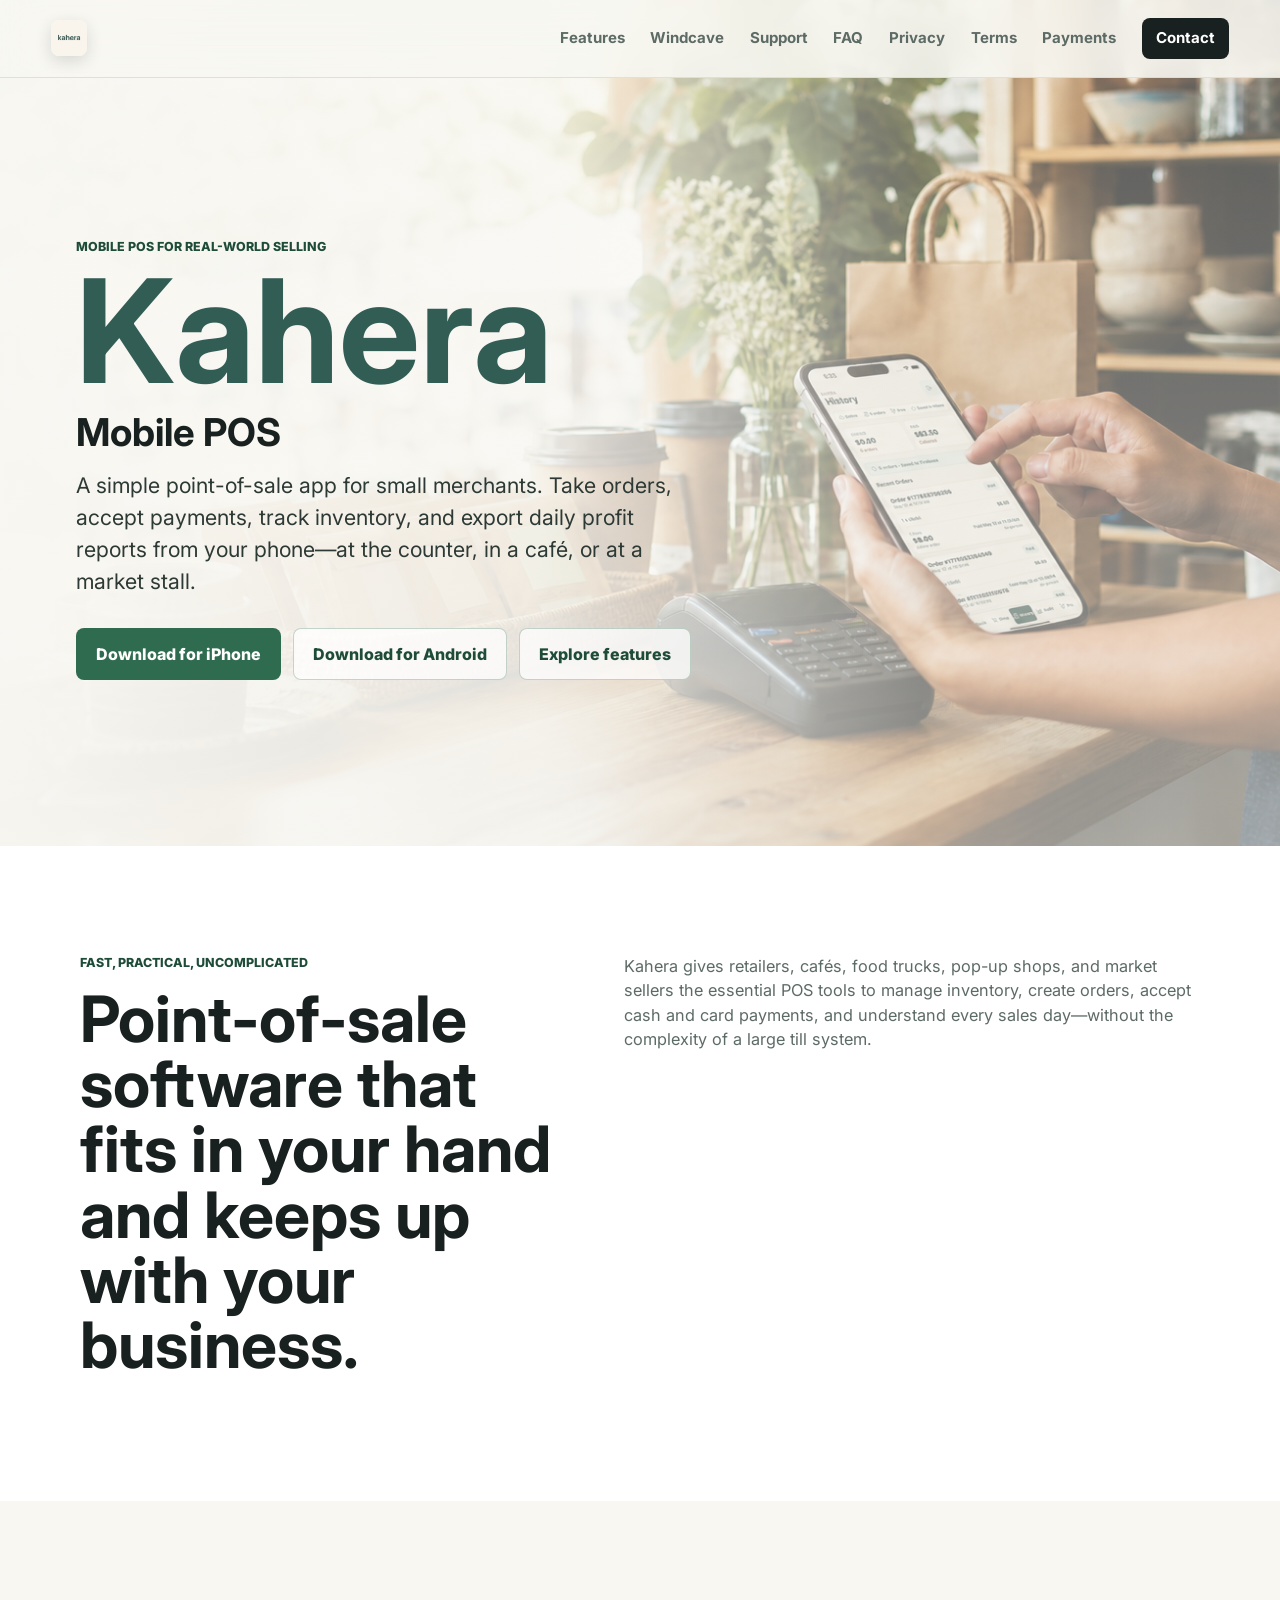
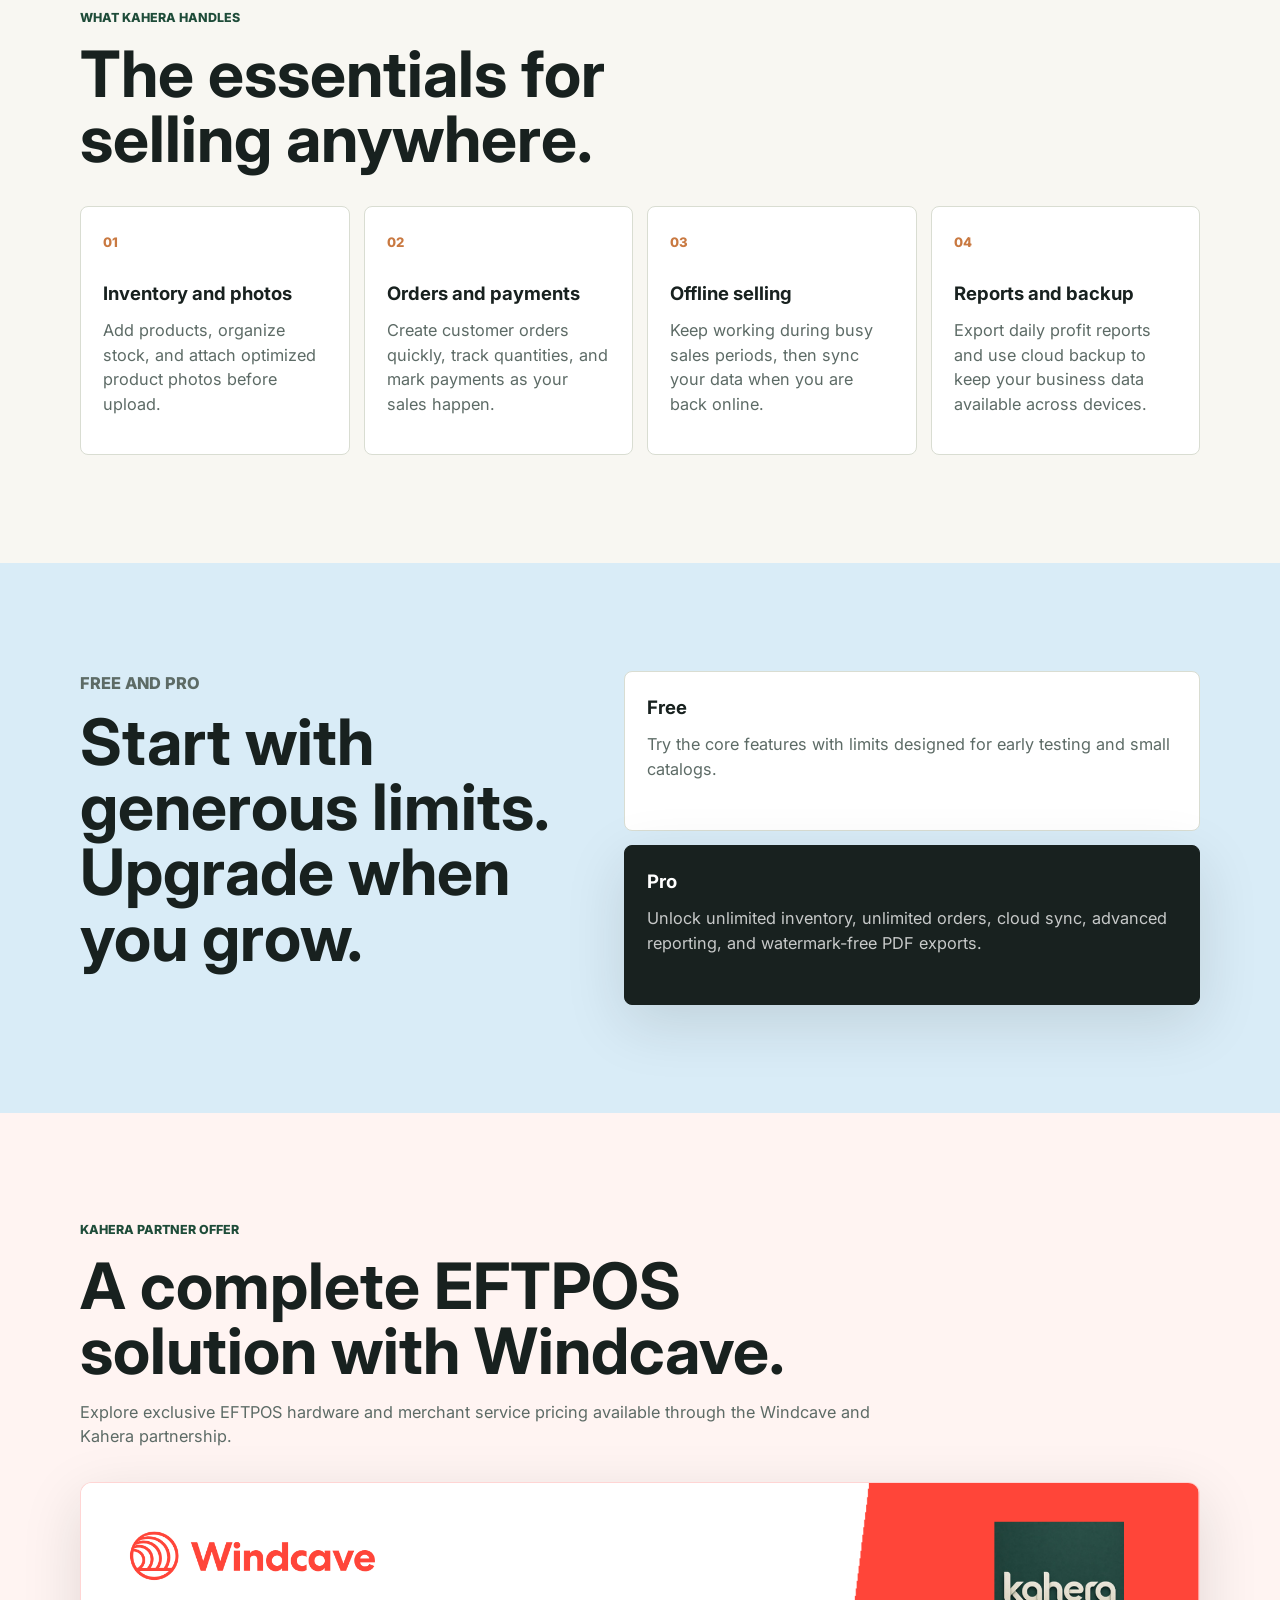
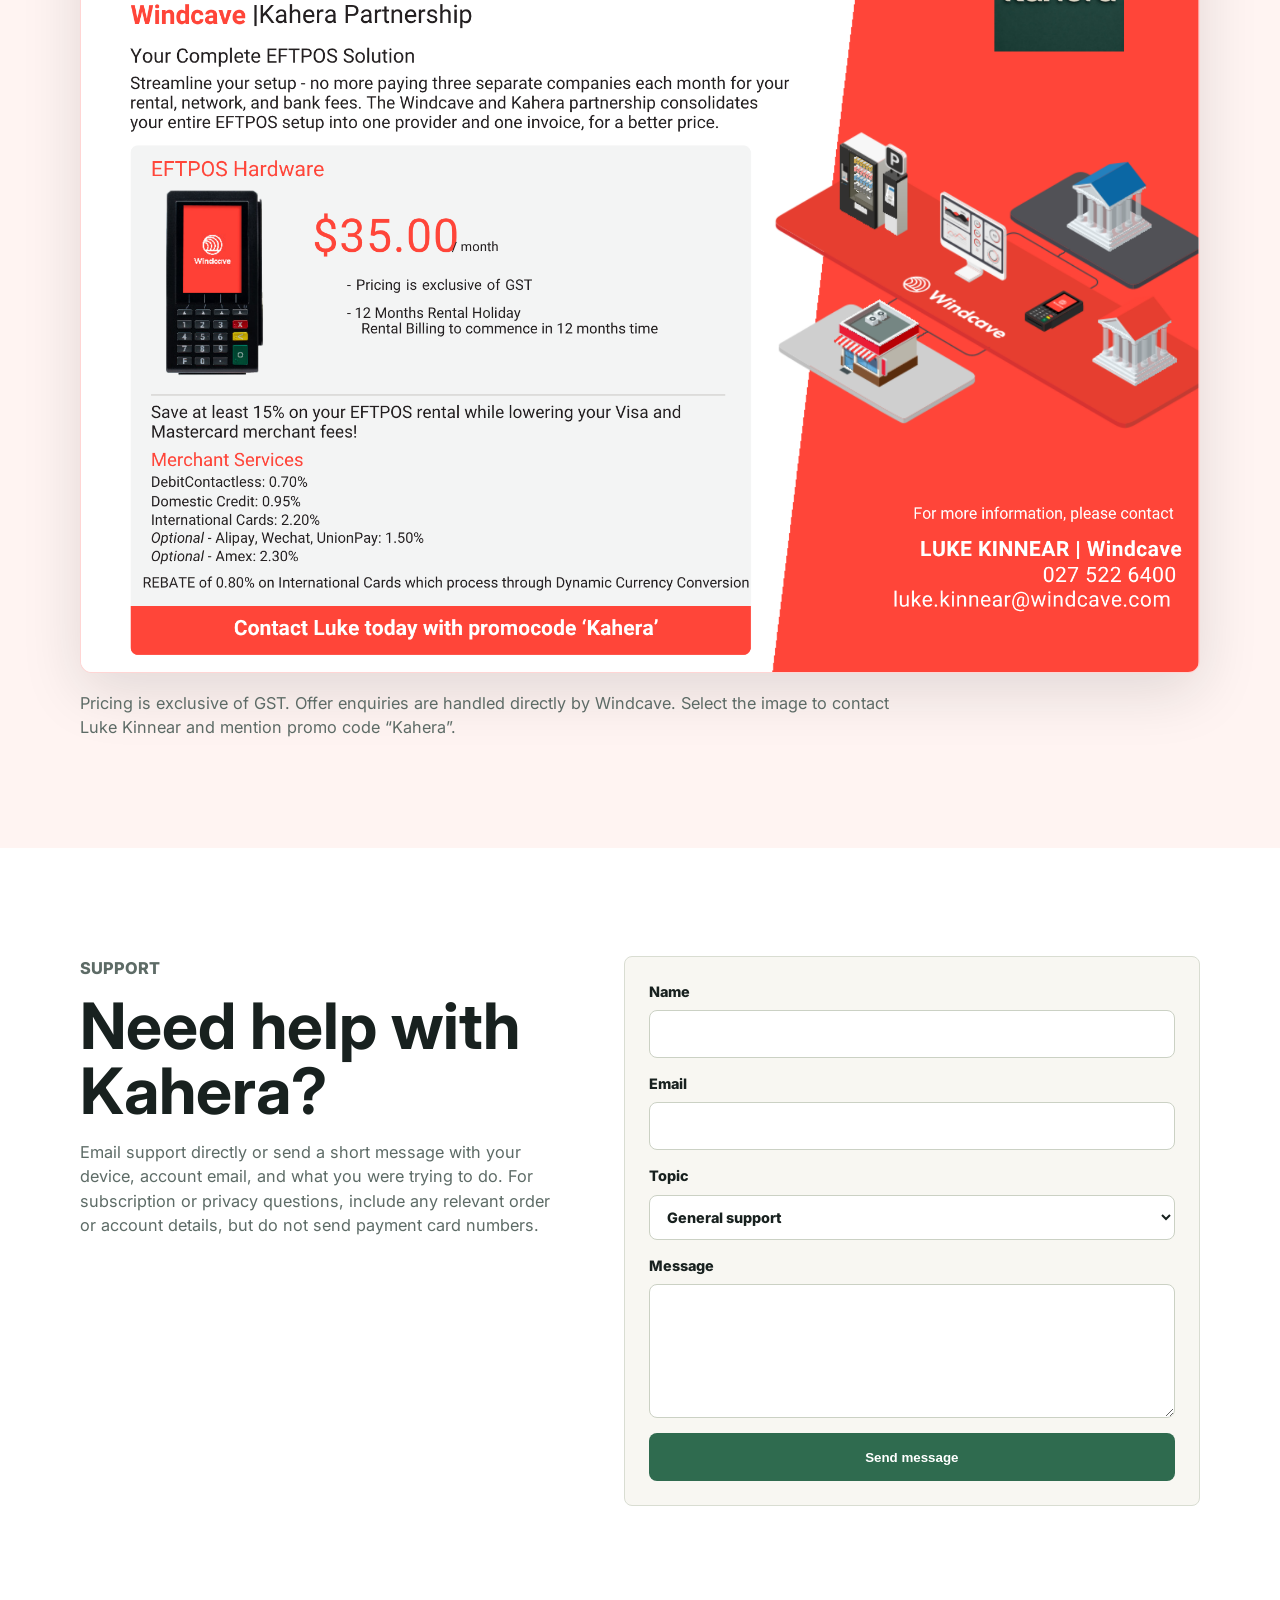
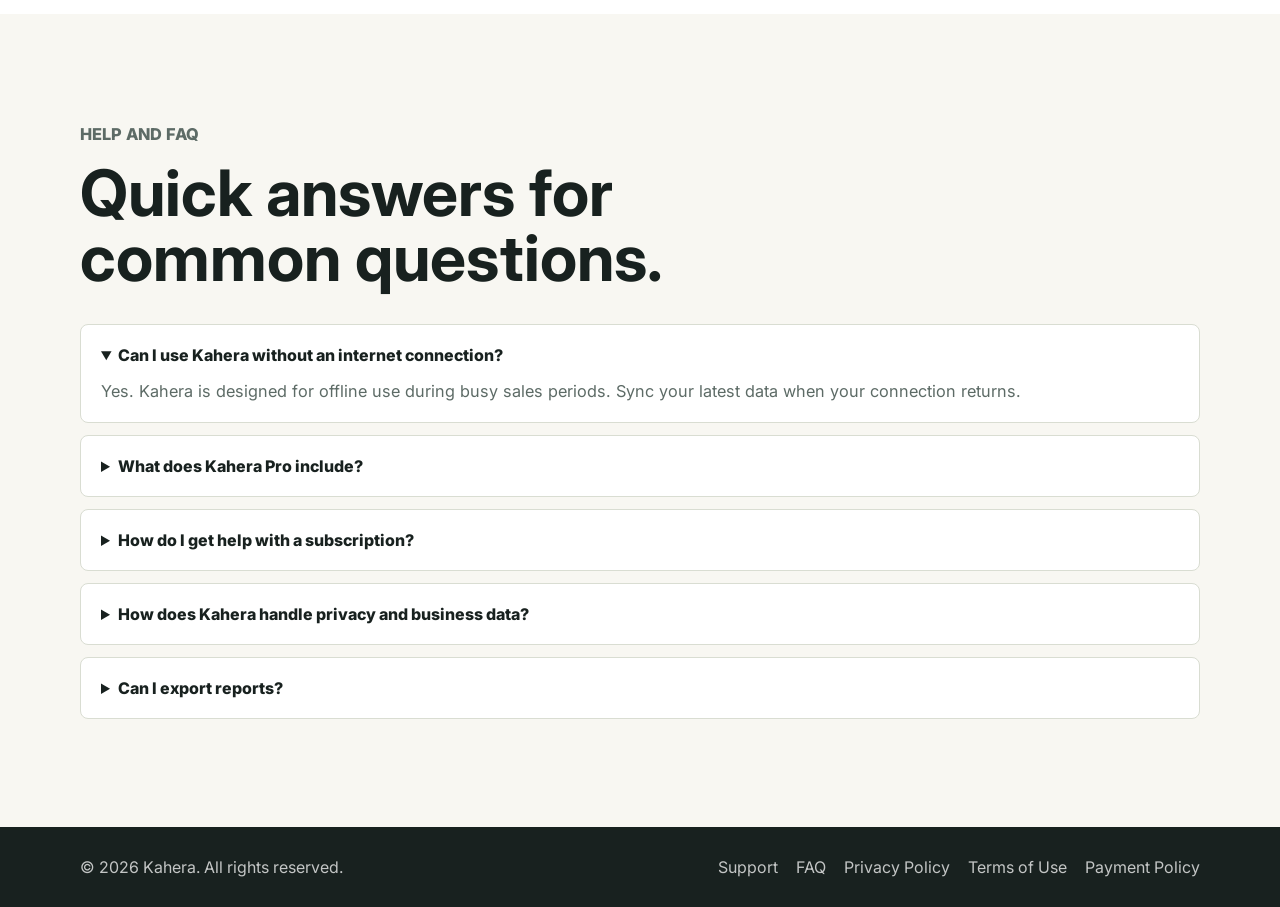
<file: index.html>
<!doctype html>
<html lang="en">
  <head>
    <meta charset="utf-8" />
    <meta name="viewport" content="width=device-width, initial-scale=1" />
    <meta
      name="description"
      content="Kahera is a mobile POS and inventory app for small merchants, shops, cafés, food trucks, and market stalls. Take orders, accept payments, track stock, and view sales reports."
    />
    <meta name="robots" content="index, follow, max-image-preview:large" />
    <meta name="theme-color" content="#315d55" />
    <link rel="canonical" href="https://kahera.netlify.app/" />
    <link rel="alternate" hreflang="en" href="https://kahera.netlify.app/" />
    <meta property="og:type" content="website" />
    <meta property="og:site_name" content="Kahera" />
    <meta property="og:title" content="Kahera Mobile POS for Small Merchants" />
    <meta
      property="og:description"
      content="Take orders, accept payments, manage inventory, and track sales from one simple mobile POS app."
    />
    <meta property="og:url" content="https://kahera.netlify.app/" />
    <meta
      property="og:image"
      content="https://kahera.netlify.app/assets/kahera-hero.png"
    />
    <meta
      property="og:image:alt"
      content="A merchant using Kahera mobile POS at a market stall"
    />
    <meta name="twitter:card" content="summary_large_image" />
    <meta name="twitter:title" content="Kahera Mobile POS for Small Merchants" />
    <meta
      name="twitter:description"
      content="Take orders, accept payments, manage inventory, and track sales from one simple mobile POS app."
    />
    <meta
      name="twitter:image"
      content="https://kahera.netlify.app/assets/kahera-hero.png"
    />
    <title>Kahera Mobile POS | Point of Sale for Small Merchants</title>
    <link rel="icon" type="image/png" href="assets/icon%20copy.png" />
    <link rel="apple-touch-icon" href="assets/icon%20copy.png" />
    <link rel="preconnect" href="https://fonts.googleapis.com" />
    <link rel="preconnect" href="https://fonts.gstatic.com" crossorigin />
    <link
      href="https://fonts.googleapis.com/css2?family=Inter:wght@400;500;600;700;800&display=swap"
      rel="stylesheet"
    />
    <link rel="stylesheet" href="styles.css" />
    <script type="application/ld+json">
      {
        "@context": "https://schema.org",
        "@type": "SoftwareApplication",
        "name": "Kahera Mobile POS",
        "alternateName": "Kahera",
        "url": "https://kahera.netlify.app/",
        "description": "A mobile point-of-sale and inventory app for small merchants, shops, cafés, food trucks, pop-up shops, and market stalls.",
        "applicationCategory": "BusinessApplication",
        "applicationSubCategory": "Point of Sale",
        "operatingSystem": "iOS, iPadOS, Android",
        "image": "https://kahera.netlify.app/assets/icon%20copy.png",
        "offers": {
          "@type": "Offer",
          "price": "0",
          "priceCurrency": "NZD",
          "description": "Free download with optional in-app purchases"
        },
        "downloadUrl": [
          "https://apps.apple.com/nz/app/kahera-mobile-pos/id6768219067",
          "https://play.google.com/store/apps/details?id=com.danilopalen.mobilepos"
        ],
        "sameAs": [
          "https://apps.apple.com/nz/app/kahera-mobile-pos/id6768219067",
          "https://play.google.com/store/apps/details?id=com.danilopalen.mobilepos"
        ]
      }
    </script>
  </head>
  <body>
    <header class="site-header">
      <a class="brand" href="#top" aria-label="Kahera home">
        <img
          class="brand-mark"
          src="assets/icon%20copy.png"
          alt=""
          aria-hidden="true"
        />
      </a>
      <nav class="nav" aria-label="Primary navigation">
        <a href="#features">Features</a>
        <a href="#windcave">Windcave</a>
        <a href="#support">Support</a>
        <a href="#faq">FAQ</a>
        <a href="/privacy">Privacy</a>
        <a href="/terms">Terms</a>
        <a href="/payment-policy">Payments</a>
        <a class="nav-cta" href="mailto:jayarpaln@yahoo.com">Contact</a>
      </nav>
    </header>

    <main id="top">
      <section class="hero" aria-labelledby="hero-title">
        <img
          class="hero-image"
          src="assets/kahera-hero.png"
          alt="A small market stall using a phone as a point of sale."
        />
        <div class="hero-overlay"></div>
        <div class="hero-content">
          <p class="eyebrow">Mobile POS for real-world selling</p>
          <h1 id="hero-title" style="color: #315d55">
            Kahera <span>Mobile POS</span>
          </h1>
          <p class="hero-copy">
            A simple point-of-sale app for small merchants. Take orders, accept
            payments, track inventory, and export daily profit reports from
            your phone—at the counter, in a café, or at a market stall.
          </p>
          <div class="hero-actions">
            <a
              class="button primary"
              href="https://apps.apple.com/nz/app/kahera-mobile-pos/id6768219067"
              >Download for iPhone</a
            >
            <a
              class="button secondary"
              href="https://play.google.com/store/apps/details?id=com.danilopalen.mobilepos"
              >Download for Android</a
            >
            <a class="button secondary" href="#features">Explore features</a>
          </div>
        </div>
      </section>

      <section class="section intro" aria-label="Kahera overview">
        <div class="section-inner intro-grid">
          <div>
            <p class="section-kicker">Fast, practical, uncomplicated</p>
            <h2>
              Point-of-sale software that fits in your hand and keeps up with
              your business.
            </h2>
          </div>
          <p>
            Kahera gives retailers, cafés, food trucks, pop-up shops, and market
            sellers the essential POS tools to manage inventory, create orders,
            accept cash and card payments, and understand every sales day—without
            the complexity of a large till system.
          </p>
        </div>
      </section>

      <section
        class="section features"
        id="features"
        aria-labelledby="features-title"
      >
        <div class="section-inner">
          <div class="section-heading">
            <p class="section-kicker">What Kahera Handles</p>
            <h2 id="features-title">The essentials for selling anywhere.</h2>
          </div>
          <div class="feature-grid">
            <article class="feature-card">
              <span class="feature-icon">01</span>
              <h3>Inventory and photos</h3>
              <p>
                Add products, organize stock, and attach optimized product
                photos before upload.
              </p>
            </article>
            <article class="feature-card">
              <span class="feature-icon">02</span>
              <h3>Orders and payments</h3>
              <p>
                Create customer orders quickly, track quantities, and mark
                payments as your sales happen.
              </p>
            </article>
            <article class="feature-card">
              <span class="feature-icon">03</span>
              <h3>Offline selling</h3>
              <p>
                Keep working during busy sales periods, then sync your data when
                you are back online.
              </p>
            </article>
            <article class="feature-card">
              <span class="feature-icon">04</span>
              <h3>Reports and backup</h3>
              <p>
                Export daily profit reports and use cloud backup to keep your
                business data available across devices.
              </p>
            </article>
          </div>
        </div>
      </section>

      <section class="section plans" aria-labelledby="plans-title">
        <div class="section-inner plans-grid">
          <div>
            <p class="section-kicker">Free and Pro</p>
            <h2 id="plans-title">
              Start with generous limits. Upgrade when you grow.
            </h2>
          </div>
          <div class="plan-list">
            <article class="plan-card">
              <h3>Free</h3>
              <p>
                Try the core features with limits designed for early testing and
                small catalogs.
              </p>
            </article>
            <article class="plan-card emphasized">
              <h3>Pro</h3>
              <p>
                Unlock unlimited inventory, unlimited orders, cloud sync,
                advanced reporting, and watermark-free PDF exports.
              </p>
            </article>
          </div>
        </div>
      </section>

      <section
        class="section partnership"
        id="windcave"
        aria-labelledby="windcave-title"
      >
        <div class="section-inner">
          <div class="section-heading partnership-heading">
            <p class="section-kicker">Kahera partner offer</p>
            <h2 id="windcave-title">A complete EFTPOS solution with Windcave.</h2>
            <p>
              Explore exclusive EFTPOS hardware and merchant service pricing
              available through the Windcave and Kahera partnership.
            </p>
          </div>
          <a
            class="partnership-poster"
            href="mailto:luke.kinnear@windcave.com?subject=Kahera%20EFTPOS%20offer"
            aria-label="Contact Luke Kinnear at Windcave about the Kahera EFTPOS offer"
          >
            <img
              src="assets/windcave-kahera-partnership.png"
              alt="Windcave and Kahera partnership offer: EFTPOS hardware from $35 per month, a 12-month rental holiday, and discounted merchant service rates."
            />
          </a>
          <p class="partnership-note">
            Pricing is exclusive of GST. Offer enquiries are handled directly
            by Windcave. Select the image to contact Luke Kinnear and mention
            promo code “Kahera”.
          </p>
        </div>
      </section>

      <section
        class="section support"
        id="support"
        aria-labelledby="support-title"
      >
        <div class="section-inner support-grid">
          <div>
            <p class="section-kicker">Support</p>
            <h2 id="support-title">Need help with Kahera?</h2>
            <p>
              Email support directly or send a short message with your device,
              account email, and what you were trying to do. For subscription or
              privacy questions, include any relevant order or account details,
              but do not send payment card numbers.
            </p>
          </div>
          <form
            class="contact-form"
            action="mailto:jayarpaln@yahoo.com"
            method="post"
            enctype="text/plain"
          >
            <label>
              Name
              <input name="name" type="text" autocomplete="name" required />
            </label>
            <label>
              Email
              <input name="email" type="email" autocomplete="email" required />
            </label>
            <label>
              Topic
              <select name="topic">
                <option>General support</option>
                <option>Stripe payment help</option>
                <option>Subscription help</option>
                <option>Privacy or data request</option>
                <option>Bug report</option>
              </select>
            </label>
            <label>
              Message
              <textarea name="message" rows="5" required></textarea>
            </label>
            <button class="button primary" type="submit">Send message</button>
          </form>
        </div>
      </section>

      <section class="section faq" id="faq" aria-labelledby="faq-title">
        <div class="section-inner">
          <div class="section-heading">
            <p class="section-kicker">Help and FAQ</p>
            <h2 id="faq-title">Quick answers for common questions.</h2>
          </div>
          <div class="faq-list">
            <details open>
              <summary>
                Can I use Kahera without an internet connection?
              </summary>
              <p>
                Yes. Kahera is designed for offline use during busy sales
                periods. Sync your latest data when your connection returns.
              </p>
            </details>
            <details>
              <summary>What does Kahera Pro include?</summary>
              <p>
                Pro includes unlimited inventory, unlimited orders, cloud sync,
                advanced reporting, and watermark-free PDF exports.
              </p>
            </details>
            <details>
              <summary>How do I get help with a subscription?</summary>
              <p>
                Contact support with the email used for your account and a short
                description of the billing or upgrade issue. If you subscribed
                through an app store, subscription changes may also need to be
                managed through that store account.
              </p>
            </details>
            <details>
              <summary>
                How does Kahera handle privacy and business data?
              </summary>
              <p>
                Kahera uses cloud backup and sync features to keep your business
                data available across devices. Read the
                <a href="/privacy">Privacy Policy</a> or contact support for
                data access questions and account deletion help.
              </p>
            </details>
            <details>
              <summary>Can I export reports?</summary>
              <p>
                Yes. Kahera supports daily profit reports and PDF exports. Pro
                removes PDF watermarks and unlocks advanced reporting.
              </p>
            </details>
          </div>
        </div>
      </section>
    </main>

    <footer class="site-footer">
      <div class="footer-inner">
        <p>&copy; 2026 Kahera. All rights reserved.</p>
        <div class="footer-links">
          <a href="mailto:jayarpaln@yahoo.com">Support</a>
          <a href="#faq">FAQ</a>
          <a href="/privacy">Privacy Policy</a>
          <a href="/terms">Terms of Use</a>
          <a href="/payment-policy">Payment Policy</a>
        </div>
      </div>
    </footer>
  </body>
</html>
</file>
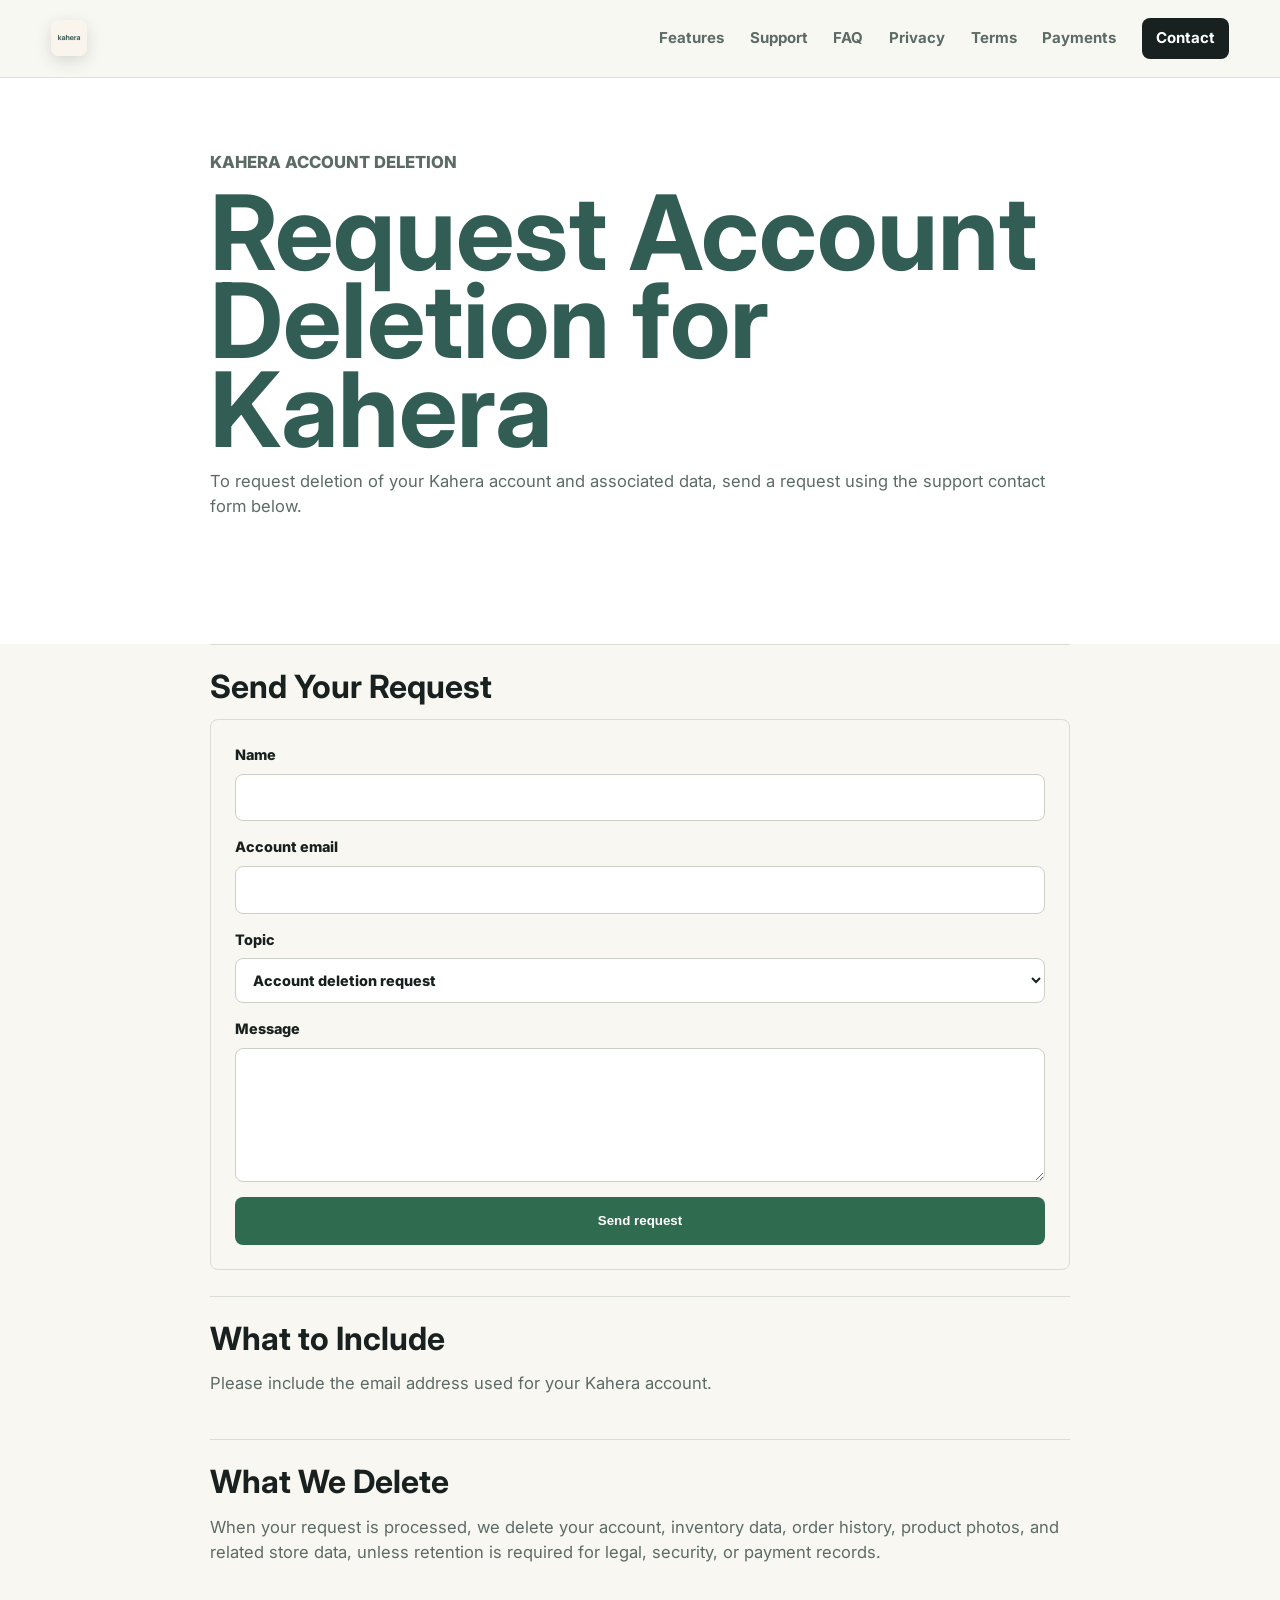
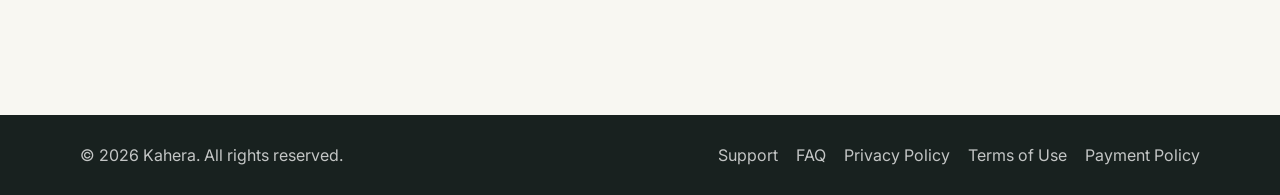
<file: delete-account/index.html>
<!doctype html>
<html lang="en">
  <head>
    <meta charset="utf-8" />
    <meta name="viewport" content="width=device-width, initial-scale=1" />
    <meta
      name="description"
      content="Request deletion of your Kahera account and associated app data."
    />
    <title>Request Account Deletion | Kahera</title>
    <link rel="icon" type="image/png" href="../assets/icon%20copy.png" />
    <link rel="apple-touch-icon" href="../assets/icon%20copy.png" />
    <link rel="preconnect" href="https://fonts.googleapis.com" />
    <link rel="preconnect" href="https://fonts.gstatic.com" crossorigin />
    <link
      href="https://fonts.googleapis.com/css2?family=Inter:wght@400;500;600;700;800&display=swap"
      rel="stylesheet"
    />
    <link rel="stylesheet" href="../styles.css" />
  </head>
  <body>
    <header class="site-header">
      <a class="brand" href="/" aria-label="Kahera home">
        <img
          class="brand-mark"
          src="../assets/icon%20copy.png"
          alt=""
          aria-hidden="true"
        />
      </a>
      <nav class="nav" aria-label="Primary navigation">
        <a href="/#features">Features</a>
        <a href="/#support">Support</a>
        <a href="/#faq">FAQ</a>
        <a href="/privacy">Privacy</a>
        <a href="/terms">Terms</a>
        <a href="/payment-policy">Payments</a>
        <a class="nav-cta" href="mailto:jayarpaln@yahoo.com">Contact</a>
      </nav>
    </header>

    <main>
      <section class="section policy-hero" aria-labelledby="deletion-title">
        <div class="section-inner policy-shell">
          <p class="section-kicker">Kahera Account Deletion</p>
          <h1 id="deletion-title">Request Account Deletion for Kahera</h1>
          <p>
            To request deletion of your Kahera account and associated data,
            send a request using the support contact form below.
          </p>
        </div>
      </section>

      <section class="section policy-section">
        <div class="section-inner policy-shell">
          <article class="policy-card">
            <h2>Send Your Request</h2>
            <form
              class="contact-form"
              action="mailto:jayarpaln@yahoo.com"
              method="post"
              enctype="text/plain"
            >
              <label>
                Name
                <input name="name" type="text" autocomplete="name" required />
              </label>
              <label>
                Account email
                <input name="email" type="email" autocomplete="email" required />
              </label>
              <label>
                Topic
                <select name="topic">
                  <option>Account deletion request</option>
                  <option>Privacy or data request</option>
                  <option>General support</option>
                  <option>Subscription help</option>
                </select>
              </label>
              <label>
                Message
                <textarea name="message" rows="5" required></textarea>
              </label>
              <button class="button primary" type="submit">Send request</button>
            </form>
          </article>

          <article class="policy-card">
            <h2>What to Include</h2>
            <p>
              Please include the email address used for your Kahera account.
            </p>
          </article>

          <article class="policy-card">
            <h2>What We Delete</h2>
            <p>
              When your request is processed, we delete your account, inventory
              data, order history, product photos, and related store data,
              unless retention is required for legal, security, or payment
              records.
            </p>
          </article>
        </div>
      </section>
    </main>

    <footer class="site-footer">
      <div class="footer-inner">
        <p>&copy; 2026 Kahera. All rights reserved.</p>
        <div class="footer-links">
          <a href="mailto:jayarpaln@yahoo.com">Support</a>
          <a href="/#faq">FAQ</a>
          <a href="/privacy">Privacy Policy</a>
          <a href="/terms">Terms of Use</a>
          <a href="/payment-policy">Payment Policy</a>
        </div>
      </div>
    </footer>
  </body>
</html>
</file>
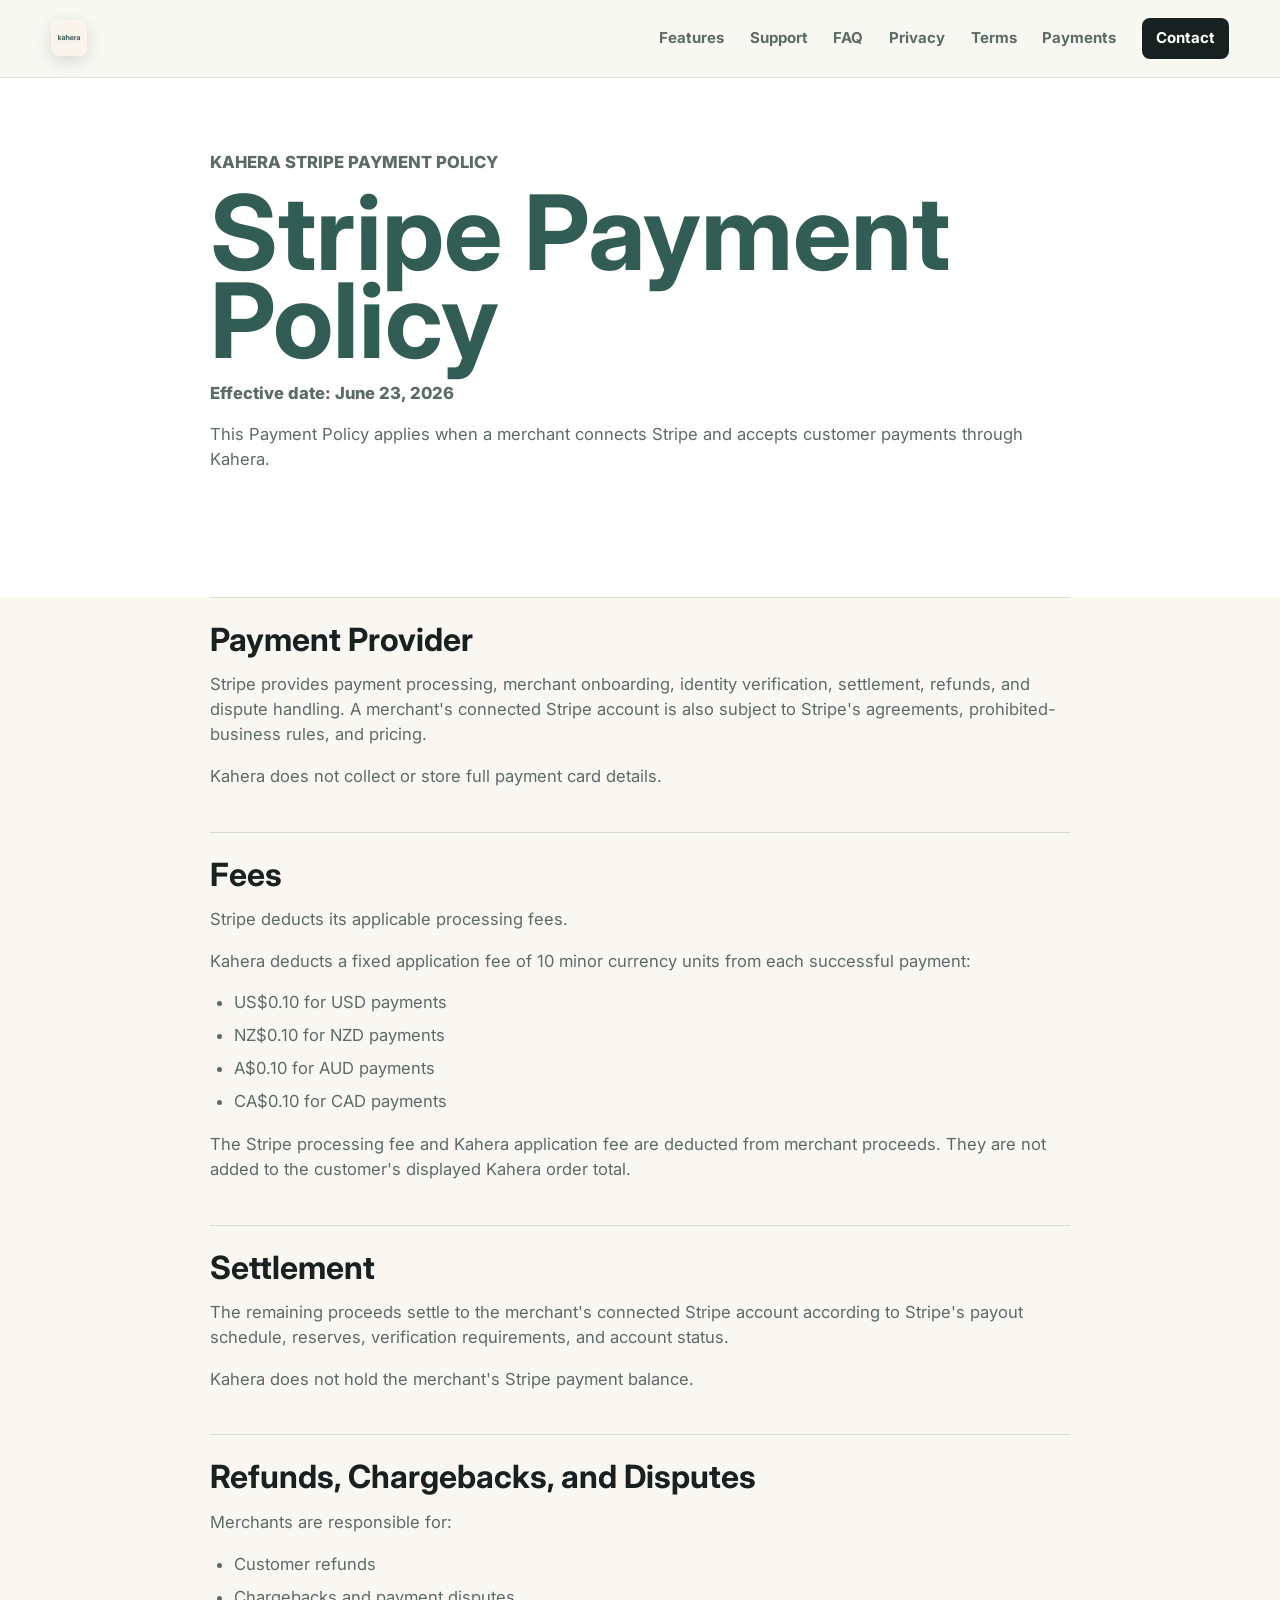
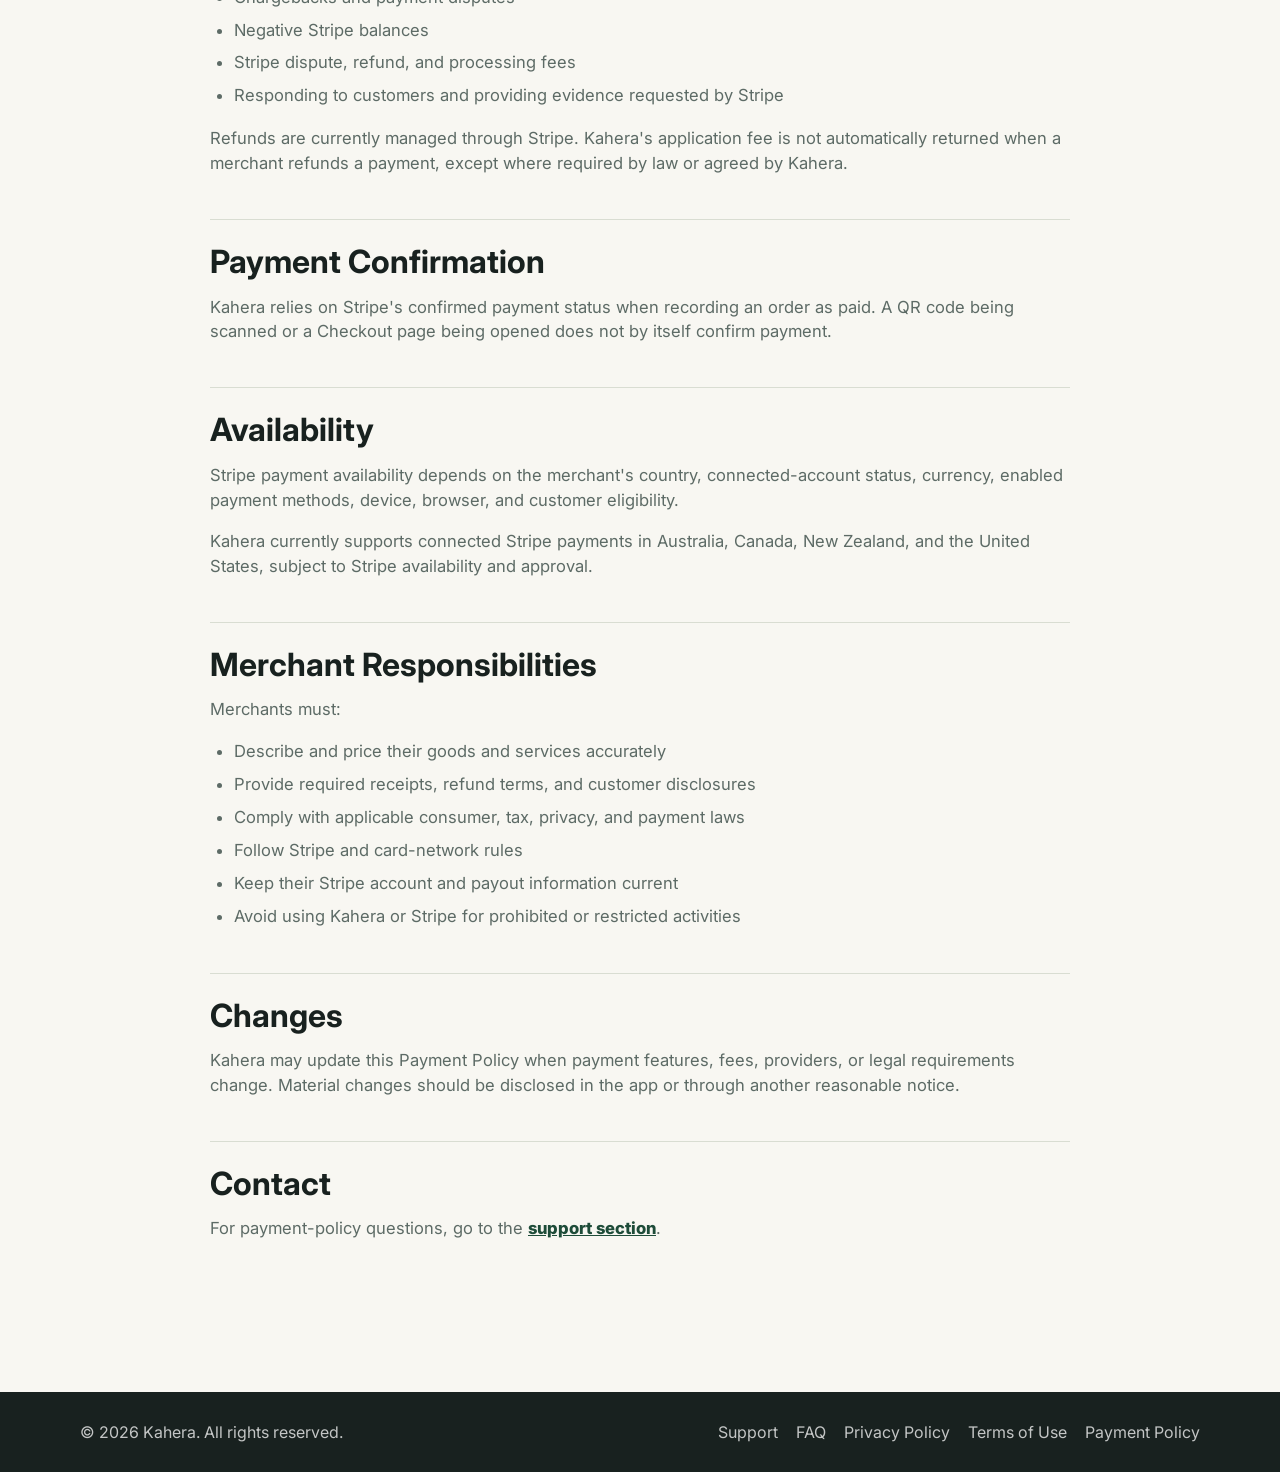
<file: payment-policy/index.html>
<!doctype html>
<html lang="en">
  <head>
    <meta charset="utf-8" />
    <meta name="viewport" content="width=device-width, initial-scale=1" />
    <meta
      name="description"
      content="Stripe Payment Policy for merchants accepting customer payments through Kahera."
    />
    <title>Stripe Payment Policy | Kahera</title>
    <link rel="icon" type="image/png" href="../assets/icon%20copy.png" />
    <link rel="apple-touch-icon" href="../assets/icon%20copy.png" />
    <link rel="preconnect" href="https://fonts.googleapis.com" />
    <link rel="preconnect" href="https://fonts.gstatic.com" crossorigin />
    <link
      href="https://fonts.googleapis.com/css2?family=Inter:wght@400;500;600;700;800&amp;display=swap"
      rel="stylesheet"
    />
    <link rel="stylesheet" href="../styles.css" />
  </head>
  <body>
    <header class="site-header">
      <a class="brand" href="/" aria-label="Kahera home">
        <img
          class="brand-mark"
          src="../assets/icon%20copy.png"
          alt=""
          aria-hidden="true"
        />
      </a>
      <nav class="nav" aria-label="Primary navigation">
        <a href="/#features">Features</a>
        <a href="/#support">Support</a>
        <a href="/#faq">FAQ</a>
        <a href="/privacy">Privacy</a>
        <a href="/terms">Terms</a>
        <a href="/payment-policy">Payments</a>
        <a class="nav-cta" href="/#support">Contact</a>
      </nav>
    </header>

    <main>
      <section class="section policy-hero" aria-labelledby="payment-policy-title">
        <div class="section-inner policy-shell">
          <p class="section-kicker">Kahera Stripe Payment Policy</p>
          <h1 id="payment-policy-title">Stripe Payment Policy</h1>
          <p class="policy-updated">Effective date: June 23, 2026</p>
          <p>
            This Payment Policy applies when a merchant connects Stripe and
            accepts customer payments through Kahera.
          </p>
        </div>
      </section>

      <section class="section policy-section">
        <div class="section-inner policy-shell">
          <article class="policy-card">
            <h2>Payment Provider</h2>
            <p>
              Stripe provides payment processing, merchant onboarding, identity
              verification, settlement, refunds, and dispute handling. A
              merchant's connected Stripe account is also subject to Stripe's
              agreements, prohibited-business rules, and pricing.
            </p>
            <p>Kahera does not collect or store full payment card details.</p>
          </article>

          <article class="policy-card">
            <h2>Fees</h2>
            <p>Stripe deducts its applicable processing fees.</p>
            <p>
              Kahera deducts a fixed application fee of 10 minor currency units
              from each successful payment:
            </p>
            <ul>
              <li>US$0.10 for USD payments</li>
              <li>NZ$0.10 for NZD payments</li>
              <li>A$0.10 for AUD payments</li>
              <li>CA$0.10 for CAD payments</li>
            </ul>
            <p>
              The Stripe processing fee and Kahera application fee are deducted
              from merchant proceeds. They are not added to the customer's
              displayed Kahera order total.
            </p>
          </article>

          <article class="policy-card">
            <h2>Settlement</h2>
            <p>
              The remaining proceeds settle to the merchant's connected Stripe
              account according to Stripe's payout schedule, reserves,
              verification requirements, and account status.
            </p>
            <p>Kahera does not hold the merchant's Stripe payment balance.</p>
          </article>

          <article class="policy-card">
            <h2>Refunds, Chargebacks, and Disputes</h2>
            <p>Merchants are responsible for:</p>
            <ul>
              <li>Customer refunds</li>
              <li>Chargebacks and payment disputes</li>
              <li>Negative Stripe balances</li>
              <li>Stripe dispute, refund, and processing fees</li>
              <li>
                Responding to customers and providing evidence requested by
                Stripe
              </li>
            </ul>
            <p>
              Refunds are currently managed through Stripe. Kahera's application
              fee is not automatically returned when a merchant refunds a
              payment, except where required by law or agreed by Kahera.
            </p>
          </article>

          <article class="policy-card">
            <h2>Payment Confirmation</h2>
            <p>
              Kahera relies on Stripe's confirmed payment status when recording
              an order as paid. A QR code being scanned or a Checkout page being
              opened does not by itself confirm payment.
            </p>
          </article>

          <article class="policy-card">
            <h2>Availability</h2>
            <p>
              Stripe payment availability depends on the merchant's country,
              connected-account status, currency, enabled payment methods,
              device, browser, and customer eligibility.
            </p>
            <p>
              Kahera currently supports connected Stripe payments in Australia,
              Canada, New Zealand, and the United States, subject to Stripe
              availability and approval.
            </p>
          </article>

          <article class="policy-card">
            <h2>Merchant Responsibilities</h2>
            <p>Merchants must:</p>
            <ul>
              <li>Describe and price their goods and services accurately</li>
              <li>
                Provide required receipts, refund terms, and customer
                disclosures
              </li>
              <li>
                Comply with applicable consumer, tax, privacy, and payment laws
              </li>
              <li>Follow Stripe and card-network rules</li>
              <li>Keep their Stripe account and payout information current</li>
              <li>
                Avoid using Kahera or Stripe for prohibited or restricted
                activities
              </li>
            </ul>
          </article>

          <article class="policy-card">
            <h2>Changes</h2>
            <p>
              Kahera may update this Payment Policy when payment features, fees,
              providers, or legal requirements change. Material changes should
              be disclosed in the app or through another reasonable notice.
            </p>
          </article>

          <article class="policy-card">
            <h2>Contact</h2>
            <p>
              For payment-policy questions, go to the
              <a href="/#support">support section</a>.
            </p>
          </article>
        </div>
      </section>
    </main>

    <footer class="site-footer">
      <div class="footer-inner">
        <p>&copy; 2026 Kahera. All rights reserved.</p>
        <div class="footer-links">
          <a href="/#support">Support</a>
          <a href="/#faq">FAQ</a>
          <a href="/privacy">Privacy Policy</a>
          <a href="/terms">Terms of Use</a>
          <a href="/payment-policy">Payment Policy</a>
        </div>
      </div>
    </footer>
  </body>
</html>
</file>
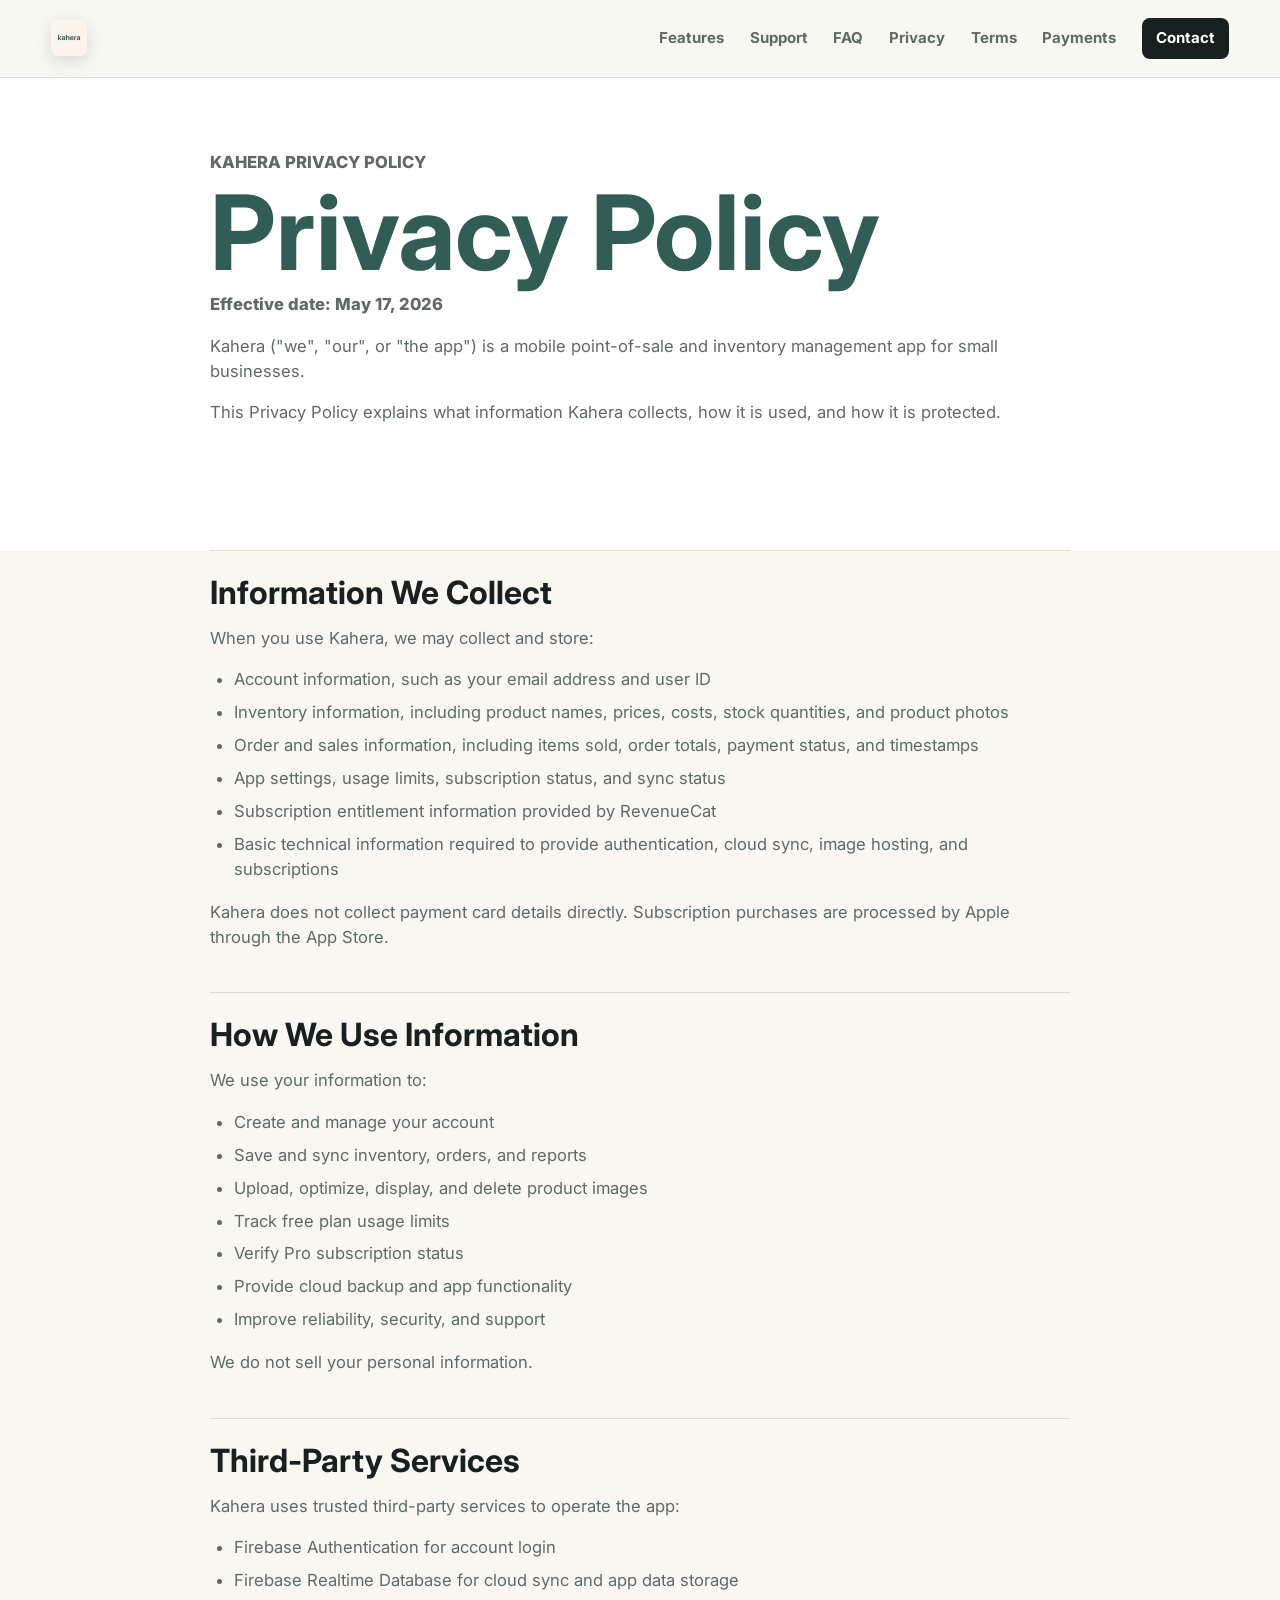
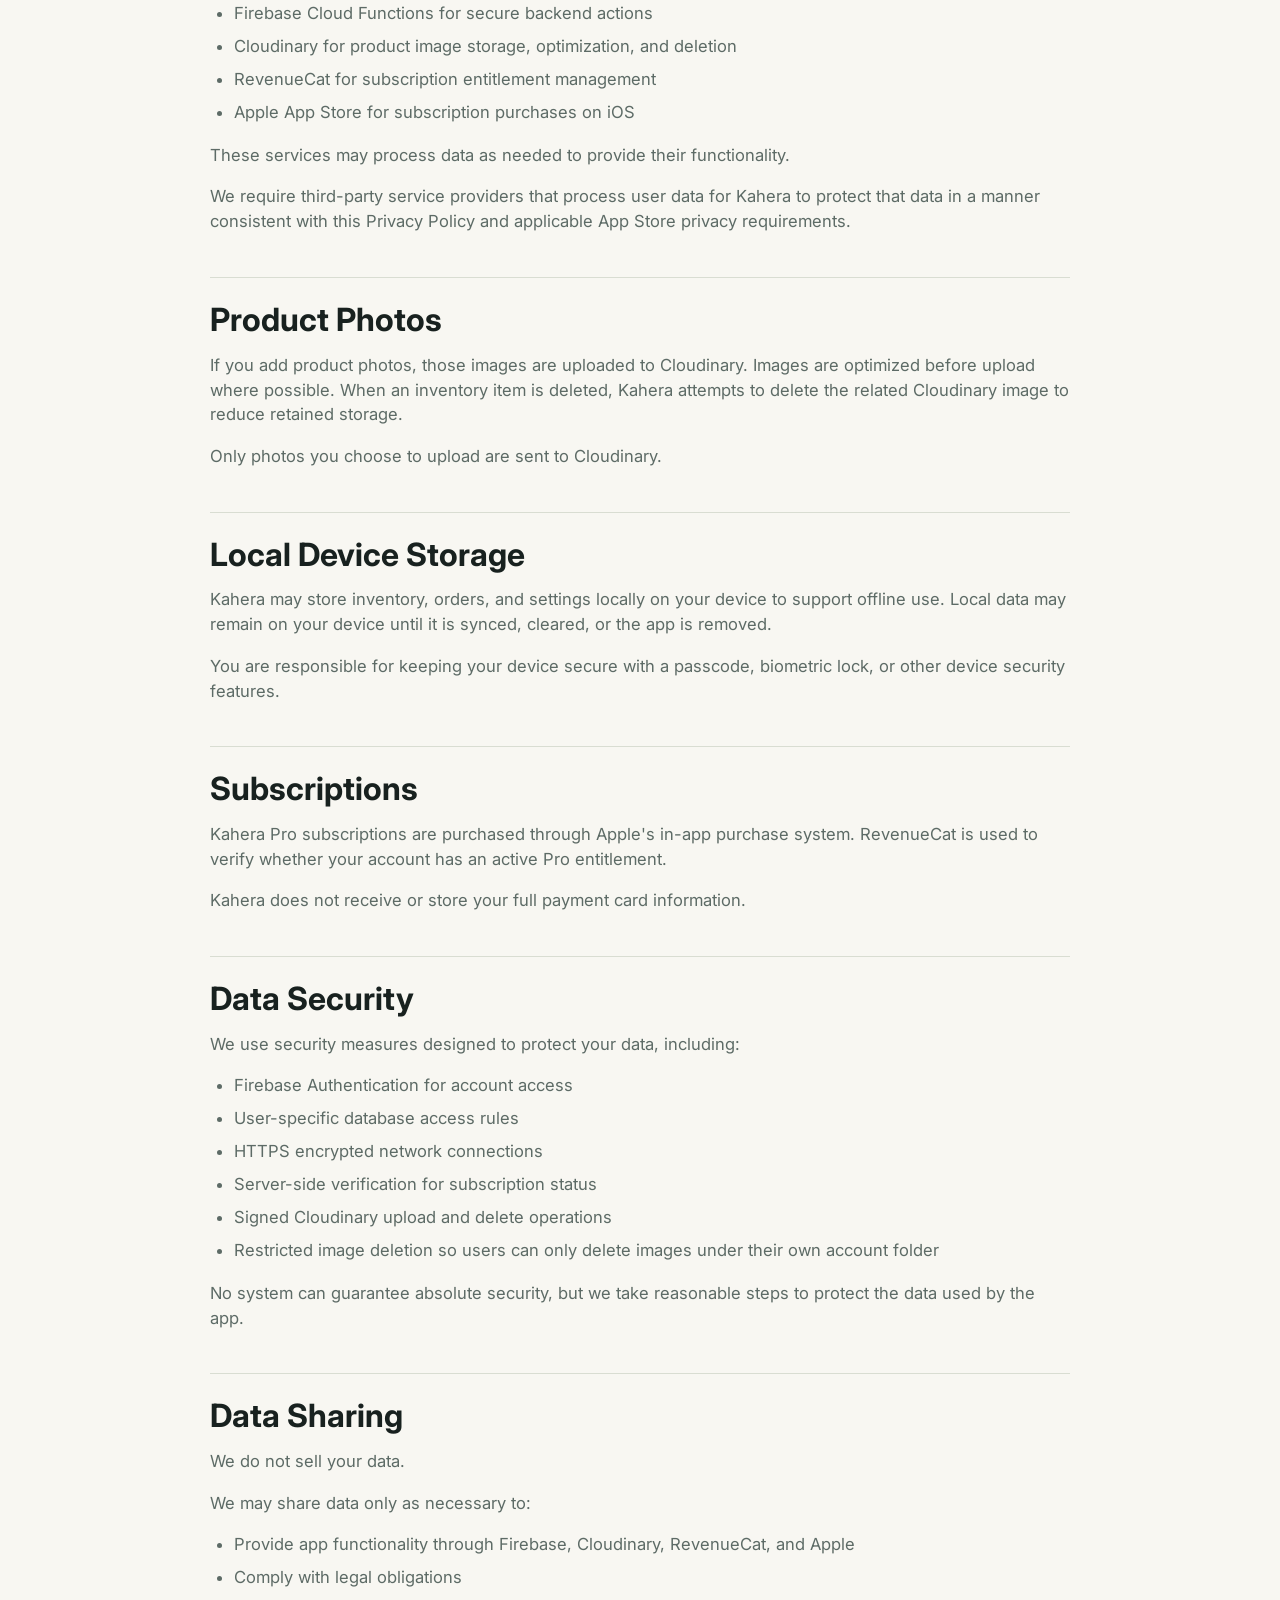
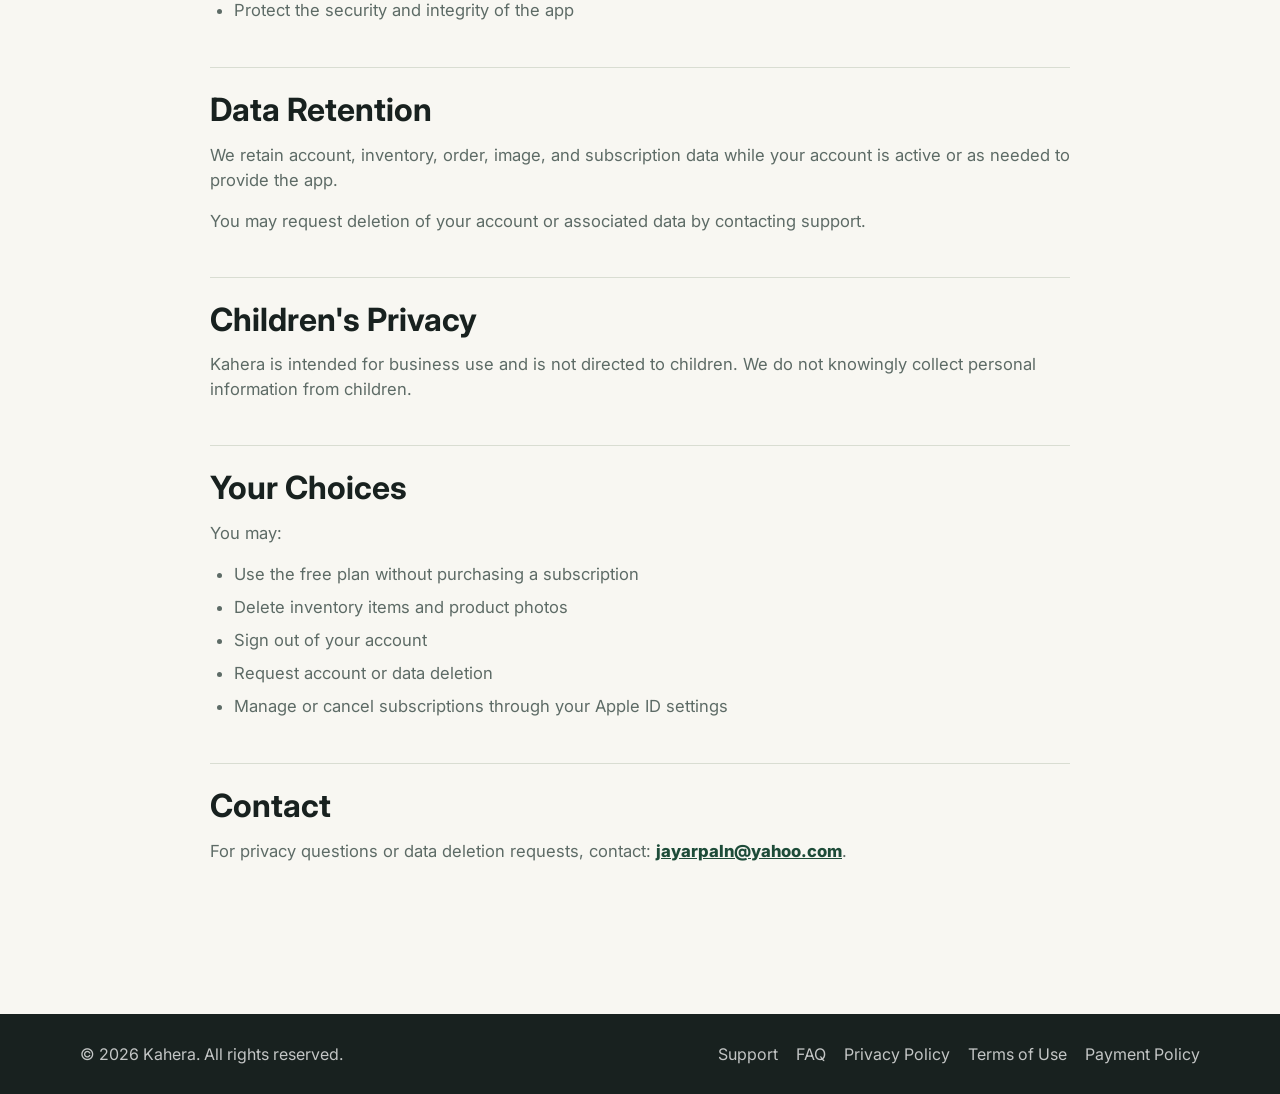
<file: privacy/index.html>
<!doctype html>
<html lang="en">
  <head>
    <meta charset="utf-8" />
    <meta name="viewport" content="width=device-width, initial-scale=1" />
    <meta
      name="description"
      content="Privacy Policy for Kahera, a simple mobile POS and inventory management app for small businesses."
    />
    <title>Privacy Policy | Kahera</title>
    <link rel="icon" type="image/png" href="../assets/icon%20copy.png" />
    <link rel="apple-touch-icon" href="../assets/icon%20copy.png" />
    <link rel="preconnect" href="https://fonts.googleapis.com" />
    <link rel="preconnect" href="https://fonts.gstatic.com" crossorigin />
    <link
      href="https://fonts.googleapis.com/css2?family=Inter:wght@400;500;600;700;800&display=swap"
      rel="stylesheet"
    />
    <link rel="stylesheet" href="../styles.css" />
  </head>
  <body>
    <header class="site-header">
      <a class="brand" href="/" aria-label="Kahera home">
        <img
          class="brand-mark"
          src="../assets/icon%20copy.png"
          alt=""
          aria-hidden="true"
        />
      </a>
      <nav class="nav" aria-label="Primary navigation">
        <a href="/#features">Features</a>
        <a href="/#support">Support</a>
        <a href="/#faq">FAQ</a>
        <a href="/privacy">Privacy</a>
        <a href="/terms">Terms</a>
        <a href="/payment-policy">Payments</a>
        <a class="nav-cta" href="mailto:jayarpaln@yahoo.com">Contact</a>
      </nav>
    </header>

    <main>
      <section class="section policy-hero" aria-labelledby="privacy-title">
        <div class="section-inner policy-shell">
          <p class="section-kicker">Kahera Privacy Policy</p>
          <h1 id="privacy-title">Privacy Policy</h1>
          <p class="policy-updated">Effective date: May 17, 2026</p>
          <p>
            Kahera ("we", "our", or "the app") is a mobile point-of-sale and
            inventory management app for small businesses.
          </p>
          <p>
            This Privacy Policy explains what information Kahera collects, how
            it is used, and how it is protected.
          </p>
        </div>
      </section>

      <section class="section policy-section">
        <div class="section-inner policy-shell">
          <article class="policy-card">
            <h2>Information We Collect</h2>
            <p>When you use Kahera, we may collect and store:</p>
            <ul>
              <li>
                Account information, such as your email address and user ID
              </li>
              <li>
                Inventory information, including product names, prices, costs,
                stock quantities, and product photos
              </li>
              <li>
                Order and sales information, including items sold, order totals,
                payment status, and timestamps
              </li>
              <li>
                App settings, usage limits, subscription status, and sync status
              </li>
              <li>
                Subscription entitlement information provided by RevenueCat
              </li>
              <li>
                Basic technical information required to provide authentication,
                cloud sync, image hosting, and subscriptions
              </li>
            </ul>
            <p>
              Kahera does not collect payment card details directly.
              Subscription purchases are processed by Apple through the App
              Store.
            </p>
          </article>

          <article class="policy-card">
            <h2>How We Use Information</h2>
            <p>We use your information to:</p>
            <ul>
              <li>Create and manage your account</li>
              <li>Save and sync inventory, orders, and reports</li>
              <li>Upload, optimize, display, and delete product images</li>
              <li>Track free plan usage limits</li>
              <li>Verify Pro subscription status</li>
              <li>Provide cloud backup and app functionality</li>
              <li>Improve reliability, security, and support</li>
            </ul>
            <p>We do not sell your personal information.</p>
          </article>

          <article class="policy-card">
            <h2>Third-Party Services</h2>
            <p>Kahera uses trusted third-party services to operate the app:</p>
            <ul>
              <li>Firebase Authentication for account login</li>
              <li>
                Firebase Realtime Database for cloud sync and app data storage
              </li>
              <li>Firebase Cloud Functions for secure backend actions</li>
              <li>
                Cloudinary for product image storage, optimization, and deletion
              </li>
              <li>RevenueCat for subscription entitlement management</li>
              <li>Apple App Store for subscription purchases on iOS</li>
            </ul>
            <p>
              These services may process data as needed to provide their
              functionality.
            </p>
            <p>
              We require third-party service providers that process user data
              for Kahera to protect that data in a manner consistent with this
              Privacy Policy and applicable App Store privacy requirements.
            </p>
          </article>

          <article class="policy-card">
            <h2>Product Photos</h2>
            <p>
              If you add product photos, those images are uploaded to
              Cloudinary. Images are optimized before upload where possible.
              When an inventory item is deleted, Kahera attempts to delete the
              related Cloudinary image to reduce retained storage.
            </p>
            <p>Only photos you choose to upload are sent to Cloudinary.</p>
          </article>

          <article class="policy-card">
            <h2>Local Device Storage</h2>
            <p>
              Kahera may store inventory, orders, and settings locally on your
              device to support offline use. Local data may remain on your
              device until it is synced, cleared, or the app is removed.
            </p>
            <p>
              You are responsible for keeping your device secure with a
              passcode, biometric lock, or other device security features.
            </p>
          </article>

          <article class="policy-card">
            <h2>Subscriptions</h2>
            <p>
              Kahera Pro subscriptions are purchased through Apple's in-app
              purchase system. RevenueCat is used to verify whether your account
              has an active Pro entitlement.
            </p>
            <p>
              Kahera does not receive or store your full payment card
              information.
            </p>
          </article>

          <article class="policy-card">
            <h2>Data Security</h2>
            <p>
              We use security measures designed to protect your data, including:
            </p>
            <ul>
              <li>Firebase Authentication for account access</li>
              <li>User-specific database access rules</li>
              <li>HTTPS encrypted network connections</li>
              <li>Server-side verification for subscription status</li>
              <li>Signed Cloudinary upload and delete operations</li>
              <li>
                Restricted image deletion so users can only delete images under
                their own account folder
              </li>
            </ul>
            <p>
              No system can guarantee absolute security, but we take reasonable
              steps to protect the data used by the app.
            </p>
          </article>

          <article class="policy-card">
            <h2>Data Sharing</h2>
            <p>We do not sell your data.</p>
            <p>We may share data only as necessary to:</p>
            <ul>
              <li>
                Provide app functionality through Firebase, Cloudinary,
                RevenueCat, and Apple
              </li>
              <li>Comply with legal obligations</li>
              <li>Protect the security and integrity of the app</li>
            </ul>
          </article>

          <article class="policy-card">
            <h2>Data Retention</h2>
            <p>
              We retain account, inventory, order, image, and subscription data
              while your account is active or as needed to provide the app.
            </p>
            <p>
              You may request deletion of your account or associated data by
              contacting support.
            </p>
          </article>

          <article class="policy-card">
            <h2>Children's Privacy</h2>
            <p>
              Kahera is intended for business use and is not directed to
              children. We do not knowingly collect personal information from
              children.
            </p>
          </article>

          <article class="policy-card">
            <h2>Your Choices</h2>
            <p>You may:</p>
            <ul>
              <li>Use the free plan without purchasing a subscription</li>
              <li>Delete inventory items and product photos</li>
              <li>Sign out of your account</li>
              <li>Request account or data deletion</li>
              <li>
                Manage or cancel subscriptions through your Apple ID settings
              </li>
            </ul>
          </article>

          <article class="policy-card">
            <h2>Contact</h2>
            <p>
              For privacy questions or data deletion requests, contact:
              <a href="mailto:jayarpaln@yahoo.com">jayarpaln@yahoo.com</a>.
            </p>
          </article>
        </div>
      </section>
    </main>

    <footer class="site-footer">
      <div class="footer-inner">
        <p>&copy; 2026 Kahera. All rights reserved.</p>
        <div class="footer-links">
          <a href="mailto:jayarpaln@yahoo.com">Support</a>
          <a href="/#faq">FAQ</a>
          <a href="/privacy">Privacy Policy</a>
          <a href="/terms">Terms of Use</a>
          <a href="/payment-policy">Payment Policy</a>
        </div>
      </div>
    </footer>
  </body>
</html>
</file>
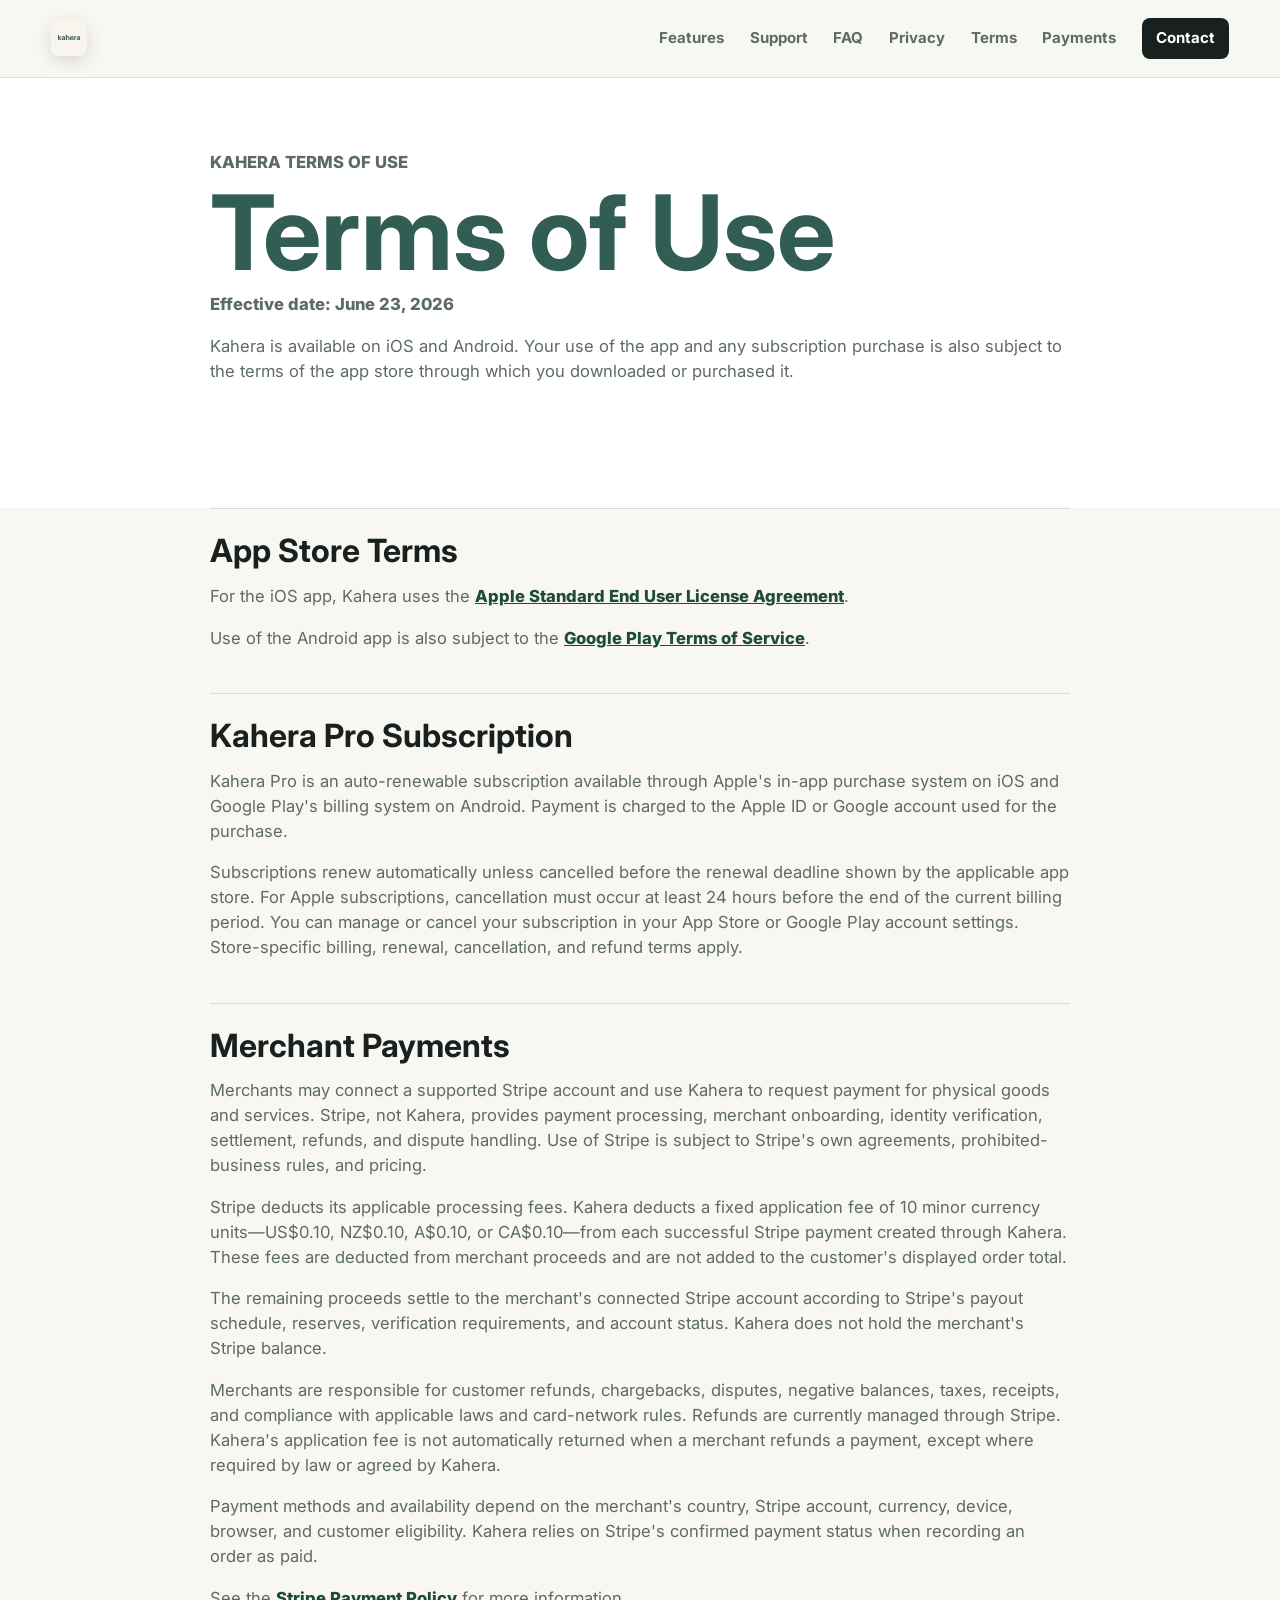
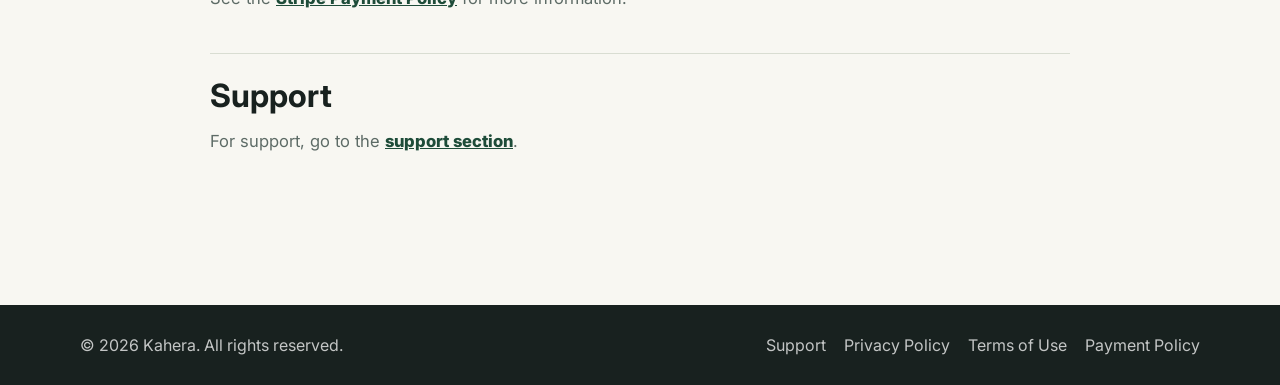
<file: terms/index.html>
<!doctype html>
<html lang="en">
  <head>
    <meta charset="utf-8" />
    <meta name="viewport" content="width=device-width, initial-scale=1" />
    <meta
      name="description"
      content="Terms of Use for Kahera, including subscriptions and merchant Stripe payments."
    />
    <title>Terms of Use | Kahera</title>
    <link rel="icon" type="image/png" href="../assets/icon%20copy.png" />
    <link rel="apple-touch-icon" href="../assets/icon%20copy.png" />
    <link rel="preconnect" href="https://fonts.googleapis.com" />
    <link rel="preconnect" href="https://fonts.gstatic.com" crossorigin />
    <link
      href="https://fonts.googleapis.com/css2?family=Inter:wght@400;500;600;700;800&amp;display=swap"
      rel="stylesheet"
    />
    <link rel="stylesheet" href="../styles.css" />
  </head>
  <body>
    <header class="site-header">
      <a class="brand" href="/" aria-label="Kahera home">
        <img
          class="brand-mark"
          src="../assets/icon%20copy.png"
          alt=""
          aria-hidden="true"
        />
      </a>
      <nav class="nav" aria-label="Primary navigation">
        <a href="/#features">Features</a>
        <a href="/#support">Support</a>
        <a href="/#faq">FAQ</a>
        <a href="/privacy">Privacy</a>
        <a href="/terms">Terms</a>
        <a href="/payment-policy">Payments</a>
        <a class="nav-cta" href="/#support">Contact</a>
      </nav>
    </header>

    <main>
      <section class="section policy-hero" aria-labelledby="terms-title">
        <div class="section-inner policy-shell">
          <p class="section-kicker">Kahera Terms of Use</p>
          <h1 id="terms-title">Terms of Use</h1>
          <p class="policy-updated">Effective date: June 23, 2026</p>
          <p>
            Kahera is available on iOS and Android. Your use of the app and any
            subscription purchase is also subject to the terms of the app store
            through which you downloaded or purchased it.
          </p>
        </div>
      </section>

      <section class="section policy-section">
        <div class="section-inner policy-shell">
          <article class="policy-card">
            <h2>App Store Terms</h2>
            <p>
              For the iOS app, Kahera uses the
              <a
                href="https://www.apple.com/legal/internet-services/itunes/dev/stdeula/"
                target="_blank"
                rel="noopener noreferrer"
                >Apple Standard End User License Agreement</a
              >.
            </p>
            <p>
              Use of the Android app is also subject to the
              <a
                href="https://play.google.com/intl/en_us/about/play-terms/"
                target="_blank"
                rel="noopener noreferrer"
                >Google Play Terms of Service</a
              >.
            </p>
          </article>

          <article class="policy-card">
            <h2>Kahera Pro Subscription</h2>
            <p>
              Kahera Pro is an auto-renewable subscription available through
              Apple's in-app purchase system on iOS and Google Play's billing
              system on Android. Payment is charged to the Apple ID or Google
              account used for the purchase.
            </p>
            <p>
              Subscriptions renew automatically unless cancelled before the
              renewal deadline shown by the applicable app store. For Apple
              subscriptions, cancellation must occur at least 24 hours before
              the end of the current billing period. You can manage or cancel
              your subscription in your App Store or Google Play account
              settings. Store-specific billing, renewal, cancellation, and
              refund terms apply.
            </p>
          </article>

          <article class="policy-card">
            <h2>Merchant Payments</h2>
            <p>
              Merchants may connect a supported Stripe account and use Kahera to
              request payment for physical goods and services. Stripe, not
              Kahera, provides payment processing, merchant onboarding, identity
              verification, settlement, refunds, and dispute handling. Use of
              Stripe is subject to Stripe's own agreements, prohibited-business
              rules, and pricing.
            </p>
            <p>
              Stripe deducts its applicable processing fees. Kahera deducts a
              fixed application fee of 10 minor currency units—US$0.10, NZ$0.10,
              A$0.10, or CA$0.10—from each successful Stripe payment created
              through Kahera. These fees are deducted from merchant proceeds and
              are not added to the customer's displayed order total.
            </p>
            <p>
              The remaining proceeds settle to the merchant's connected Stripe
              account according to Stripe's payout schedule, reserves,
              verification requirements, and account status. Kahera does not
              hold the merchant's Stripe balance.
            </p>
            <p>
              Merchants are responsible for customer refunds, chargebacks,
              disputes, negative balances, taxes, receipts, and compliance with
              applicable laws and card-network rules. Refunds are currently
              managed through Stripe. Kahera's application fee is not
              automatically returned when a merchant refunds a payment, except
              where required by law or agreed by Kahera.
            </p>
            <p>
              Payment methods and availability depend on the merchant's country,
              Stripe account, currency, device, browser, and customer
              eligibility. Kahera relies on Stripe's confirmed payment status
              when recording an order as paid.
            </p>
            <p>
              See the <a href="/payment-policy">Stripe Payment Policy</a> for
              more information.
            </p>
          </article>

          <article class="policy-card">
            <h2>Support</h2>
            <p>
              For support, go to the
              <a href="/#support">support section</a>.
            </p>
          </article>
        </div>
      </section>
    </main>

    <footer class="site-footer">
      <div class="footer-inner">
        <p>&copy; 2026 Kahera. All rights reserved.</p>
        <div class="footer-links">
          <a href="/#support">Support</a>
          <a href="/privacy">Privacy Policy</a>
          <a href="/terms">Terms of Use</a>
          <a href="/payment-policy">Payment Policy</a>
        </div>
      </div>
    </footer>
  </body>
</html>
</file>
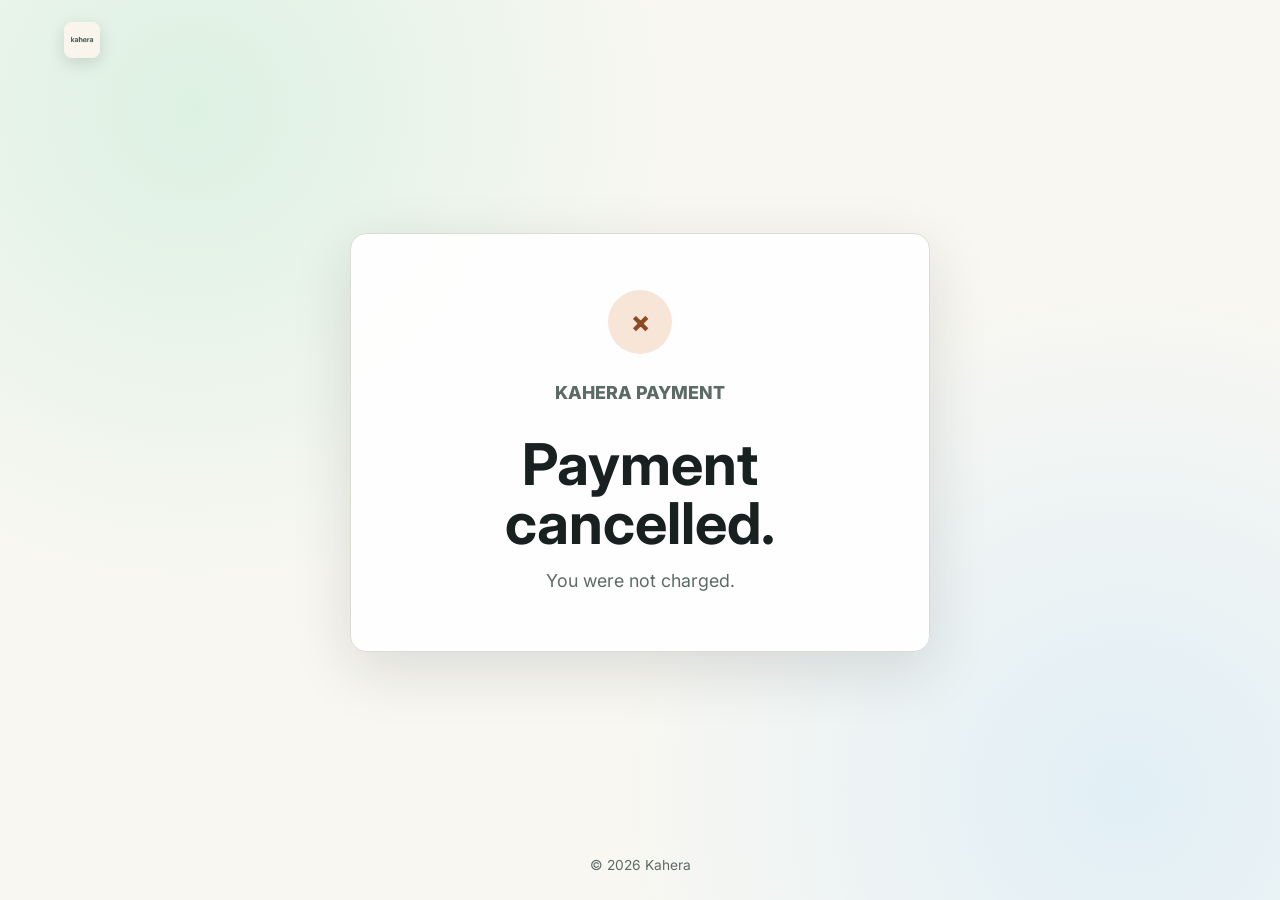
<file: stripe-checkout/cancel/index.html>
<!doctype html>
<html lang="en">
  <head>
    <meta charset="utf-8" />
    <meta name="viewport" content="width=device-width, initial-scale=1" />
    <meta name="robots" content="noindex, nofollow" />
    <meta name="description" content="Your Kahera payment was cancelled." />
    <meta name="theme-color" content="#f8f7f2" />
    <title>Payment Cancelled | Kahera</title>
    <link rel="icon" type="image/png" href="../../assets/icon%20copy.png" />
    <link rel="apple-touch-icon" href="../../assets/icon%20copy.png" />
    <link rel="preconnect" href="https://fonts.googleapis.com" />
    <link rel="preconnect" href="https://fonts.gstatic.com" crossorigin />
    <link
      href="https://fonts.googleapis.com/css2?family=Inter:wght@400;500;600;700;800&display=swap"
      rel="stylesheet"
    />
    <link rel="stylesheet" href="../../styles.css" />
  </head>
  <body class="status-page">
    <header class="status-header">
      <a class="brand" href="/" aria-label="Kahera home">
        <img
          class="brand-mark"
          src="../../assets/icon%20copy.png"
          alt=""
          aria-hidden="true"
        />
      </a>
    </header>

    <main class="status-main">
      <section class="status-card" aria-labelledby="status-title">
        <div class="status-icon warning" aria-hidden="true">×</div>
        <p class="section-kicker">Kahera payment</p>
        <h1 id="status-title">Payment cancelled.</h1>
        <p>You were not charged.</p>
      </section>
    </main>

    <footer class="status-footer">&copy; 2026 Kahera</footer>
  </body>
</html>
</file>
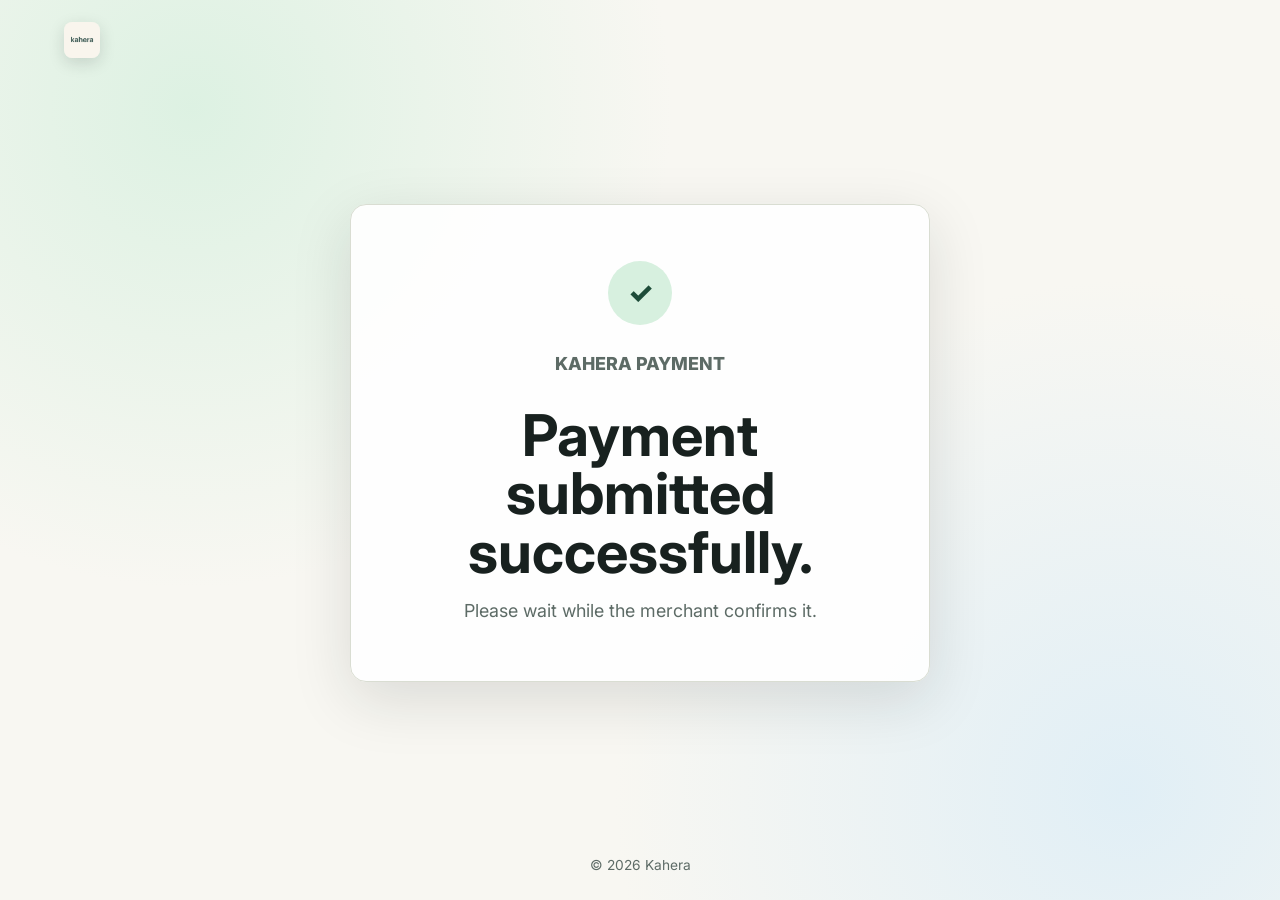
<file: stripe-checkout/success/index.html>
<!doctype html>
<html lang="en">
  <head>
    <meta charset="utf-8" />
    <meta name="viewport" content="width=device-width, initial-scale=1" />
    <meta name="robots" content="noindex, nofollow" />
    <meta
      name="description"
      content="Your Kahera payment was submitted successfully."
    />
    <meta name="theme-color" content="#f8f7f2" />
    <title>Payment Submitted | Kahera</title>
    <link rel="icon" type="image/png" href="../../assets/icon%20copy.png" />
    <link rel="apple-touch-icon" href="../../assets/icon%20copy.png" />
    <link rel="preconnect" href="https://fonts.googleapis.com" />
    <link rel="preconnect" href="https://fonts.gstatic.com" crossorigin />
    <link
      href="https://fonts.googleapis.com/css2?family=Inter:wght@400;500;600;700;800&display=swap"
      rel="stylesheet"
    />
    <link rel="stylesheet" href="../../styles.css" />
  </head>
  <body class="status-page">
    <header class="status-header">
      <a class="brand" href="/" aria-label="Kahera home">
        <img
          class="brand-mark"
          src="../../assets/icon%20copy.png"
          alt=""
          aria-hidden="true"
        />
      </a>
    </header>

    <main class="status-main">
      <section class="status-card" aria-labelledby="status-title">
        <div class="status-icon" aria-hidden="true">✓</div>
        <p class="section-kicker">Kahera payment</p>
        <h1 id="status-title">Payment submitted successfully.</h1>
        <p>Please wait while the merchant confirms it.</p>
      </section>
    </main>

    <footer class="status-footer">&copy; 2026 Kahera</footer>
  </body>
</html>
</file>
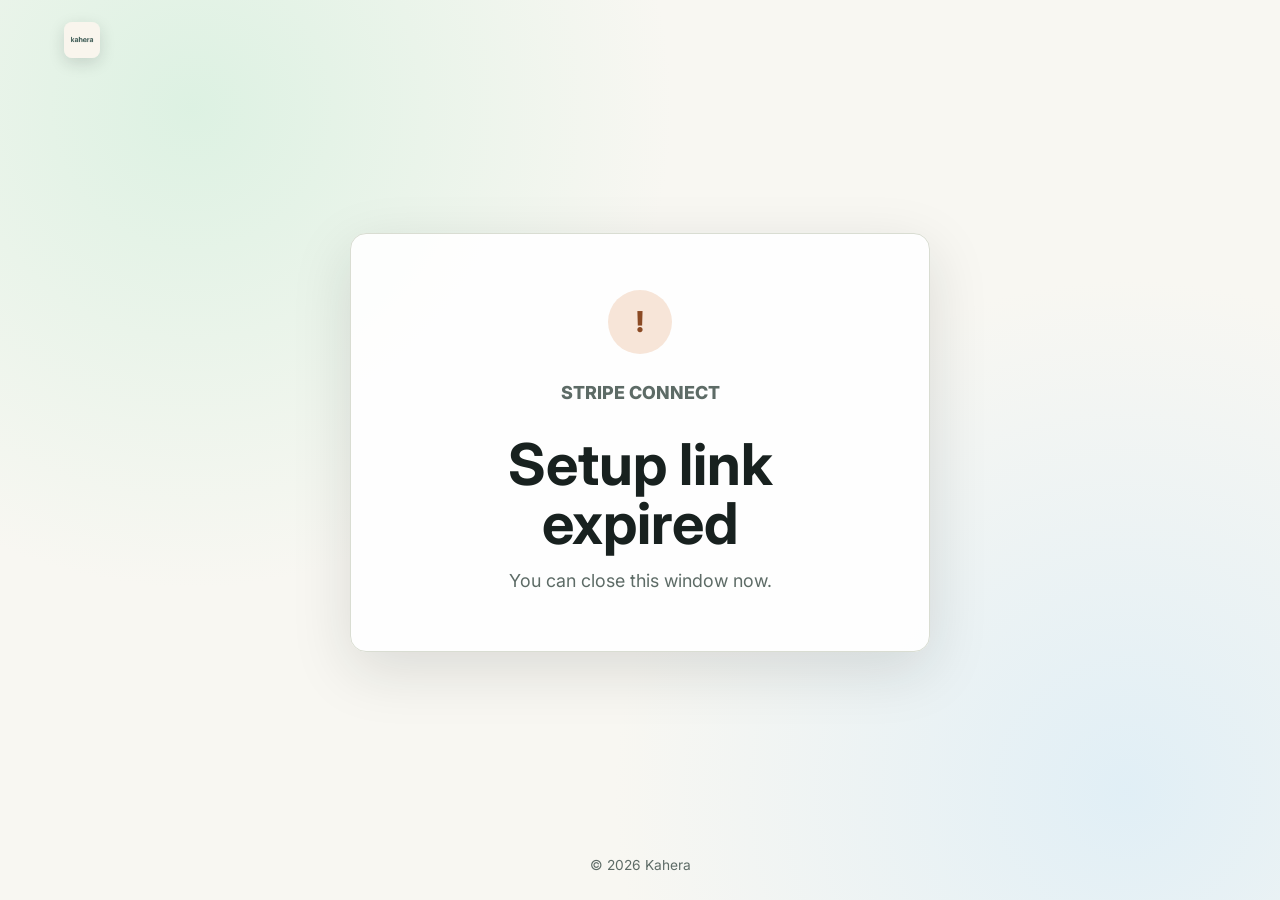
<file: stripe-connect/refresh/index.html>
<!doctype html>
<html lang="en">
  <head>
    <meta charset="utf-8" />
    <meta name="viewport" content="width=device-width, initial-scale=1" />
    <meta name="robots" content="noindex, nofollow" />
    <meta name="description" content="Your Kahera Stripe setup link has expired." />
    <meta name="theme-color" content="#f8f7f2" />
    <title>Setup Link Expired | Kahera</title>
    <link rel="icon" type="image/png" href="../../assets/icon%20copy.png" />
    <link rel="apple-touch-icon" href="../../assets/icon%20copy.png" />
    <link rel="preconnect" href="https://fonts.googleapis.com" />
    <link rel="preconnect" href="https://fonts.gstatic.com" crossorigin />
    <link
      href="https://fonts.googleapis.com/css2?family=Inter:wght@400;500;600;700;800&display=swap"
      rel="stylesheet"
    />
    <link rel="stylesheet" href="../../styles.css" />
  </head>
  <body class="status-page">
    <header class="status-header">
      <a class="brand" href="/" aria-label="Kahera home">
        <img
          class="brand-mark"
          src="../../assets/icon%20copy.png"
          alt=""
          aria-hidden="true"
        />
      </a>
    </header>

    <main class="status-main">
      <section class="status-card" aria-labelledby="status-title">
        <div class="status-icon warning" aria-hidden="true">!</div>
        <p class="section-kicker">Stripe Connect</p>
        <h1 id="status-title">Setup link expired</h1>
        <p>You can close this window now.</p>
      </section>
    </main>

    <footer class="status-footer">&copy; 2026 Kahera</footer>
  </body>
</html>
</file>
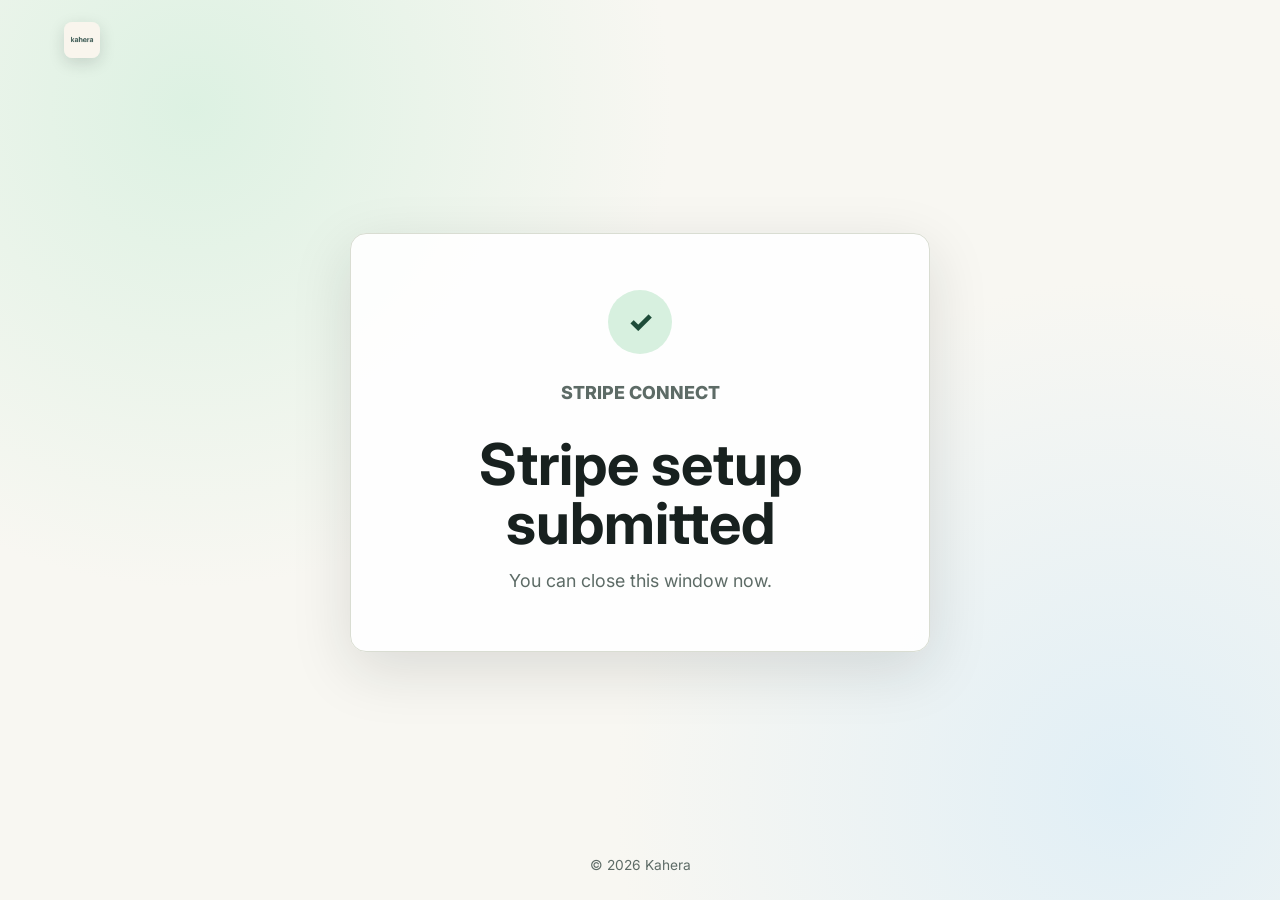
<file: stripe-connect/return/index.html>
<!doctype html>
<html lang="en">
  <head>
    <meta charset="utf-8" />
    <meta name="viewport" content="width=device-width, initial-scale=1" />
    <meta name="robots" content="noindex, nofollow" />
    <meta name="description" content="Your Kahera Stripe setup has been submitted." />
    <meta name="theme-color" content="#f8f7f2" />
    <title>Stripe Setup Submitted | Kahera</title>
    <link rel="icon" type="image/png" href="../../assets/icon%20copy.png" />
    <link rel="apple-touch-icon" href="../../assets/icon%20copy.png" />
    <link rel="preconnect" href="https://fonts.googleapis.com" />
    <link rel="preconnect" href="https://fonts.gstatic.com" crossorigin />
    <link
      href="https://fonts.googleapis.com/css2?family=Inter:wght@400;500;600;700;800&display=swap"
      rel="stylesheet"
    />
    <link rel="stylesheet" href="../../styles.css" />
  </head>
  <body class="status-page">
    <header class="status-header">
      <a class="brand" href="/" aria-label="Kahera home">
        <img
          class="brand-mark"
          src="../../assets/icon%20copy.png"
          alt=""
          aria-hidden="true"
        />
      </a>
    </header>

    <main class="status-main">
      <section class="status-card" aria-labelledby="status-title">
        <div class="status-icon" aria-hidden="true">✓</div>
        <p class="section-kicker">Stripe Connect</p>
        <h1 id="status-title">Stripe setup submitted</h1>
        <p>You can close this window now.</p>
      </section>
    </main>

    <footer class="status-footer">&copy; 2026 Kahera</footer>
  </body>
</html>
</file>
<file: styles.css>
:root {
  --ink: #18211f;
  --muted: #5d6b66;
  --paper: #f8f7f2;
  --panel: #ffffff;
  --line: #d9ddd2;
  --mint: #d7f0df;
  --moss: #2f6b4f;
  --moss-dark: #1e4c39;
  --copper: #c97941;
  --sky: #d9ecf7;
  --shadow: 0 18px 60px rgba(24, 33, 31, 0.13);
}

* {
  box-sizing: border-box;
}

html {
  scroll-behavior: smooth;
}

body {
  margin: 0;
  background: var(--paper);
  color: var(--ink);
  font-family: Inter, system-ui, -apple-system, BlinkMacSystemFont, "Segoe UI", sans-serif;
  line-height: 1.5;
}

a {
  color: inherit;
}

.site-header {
  position: fixed;
  top: 0;
  left: 0;
  right: 0;
  z-index: 20;
  display: flex;
  align-items: center;
  justify-content: space-between;
  gap: 24px;
  padding: 18px clamp(18px, 4vw, 56px);
  background: rgba(248, 247, 242, 0.88);
  border-bottom: 1px solid rgba(217, 221, 210, 0.8);
  backdrop-filter: blur(18px);
}

.brand {
  display: inline-flex;
  align-items: center;
  gap: 10px;
  color: var(--ink);
  font-size: 1.05rem;
  font-weight: 800;
  text-decoration: none;
}

.brand-mark {
  width: 36px;
  height: 36px;
  object-fit: cover;
  border-radius: 8px;
  box-shadow: 0 5px 16px rgba(24, 33, 31, 0.15);
}

.nav {
  display: flex;
  align-items: center;
  gap: clamp(12px, 2vw, 26px);
  color: var(--muted);
  font-size: 0.94rem;
  font-weight: 700;
}

.nav a {
  text-decoration: none;
}

.nav a:hover {
  color: var(--ink);
}

.nav-cta {
  padding: 9px 14px;
  background: var(--ink);
  border-radius: 8px;
  color: white;
}

.hero {
  position: relative;
  min-height: 94vh;
  display: grid;
  align-items: center;
  overflow: hidden;
  padding: 130px clamp(20px, 6vw, 76px) 58px;
}

.hero-image,
.hero-overlay {
  position: absolute;
  inset: 0;
}

.hero-image {
  width: 100%;
  height: 100%;
  object-fit: cover;
}

.hero-overlay {
  background:
    linear-gradient(90deg, rgba(248, 247, 242, 0.98) 0%, rgba(248, 247, 242, 0.85) 42%, rgba(248, 247, 242, 0.3) 72%),
    linear-gradient(0deg, rgba(248, 247, 242, 0.42), rgba(248, 247, 242, 0.08));
}

.hero-content {
  position: relative;
  z-index: 1;
  max-width: 680px;
}

.eyebrow,
.section-kicker {
  margin: 0 0 13px;
  color: var(--moss-dark);
  font-size: 0.78rem;
  font-weight: 800;
  letter-spacing: 0;
  text-transform: uppercase;
}

h1,
h2,
h3,
p {
  margin-top: 0;
}

h1 {
  margin-bottom: 18px;
  font-size: clamp(4rem, 13vw, 9rem);
  line-height: 0.85;
  letter-spacing: 0;
}

h1 span {
  display: block;
  margin-top: 20px;
  color: var(--ink);
  font-size: clamp(1.45rem, 3vw, 2.5rem);
  line-height: 1;
  letter-spacing: 0;
}

.hero-copy {
  max-width: 620px;
  margin-bottom: 30px;
  color: #2d3935;
  font-size: clamp(1.1rem, 2vw, 1.34rem);
}

.hero-actions {
  display: flex;
  flex-wrap: wrap;
  gap: 12px;
}

.button {
  display: inline-flex;
  min-height: 48px;
  align-items: center;
  justify-content: center;
  padding: 13px 19px;
  border: 1px solid transparent;
  border-radius: 8px;
  font-weight: 800;
  text-decoration: none;
  cursor: pointer;
}

.button.primary {
  background: var(--moss);
  color: white;
}

.button.primary:hover {
  background: var(--moss-dark);
}

.button.secondary {
  background: rgba(255, 255, 255, 0.75);
  border-color: rgba(47, 107, 79, 0.28);
  color: var(--moss-dark);
}

.section {
  padding: clamp(58px, 9vw, 108px) clamp(20px, 5vw, 72px);
}

.section-inner {
  width: min(1120px, 100%);
  margin: 0 auto;
}

.intro {
  background: var(--panel);
}

.intro-grid,
.plans-grid,
.support-grid {
  display: grid;
  grid-template-columns: minmax(0, 0.9fr) minmax(0, 1.1fr);
  gap: clamp(28px, 6vw, 72px);
  align-items: start;
}

h2 {
  margin-bottom: 16px;
  font-size: clamp(2rem, 5vw, 4.2rem);
  line-height: 1.02;
  letter-spacing: 0;
}

.intro p:not(.section-kicker),
.support p,
.plans p,
.feature-card p,
.faq p {
  color: var(--muted);
  font-size: 1.02rem;
}

.section-heading {
  max-width: 720px;
  margin-bottom: 34px;
}

.feature-grid {
  display: grid;
  grid-template-columns: repeat(4, minmax(0, 1fr));
  gap: 14px;
}

.feature-card,
.plan-card {
  min-height: 230px;
  padding: 22px;
  background: var(--panel);
  border: 1px solid var(--line);
  border-radius: 8px;
}

.feature-icon {
  display: inline-flex;
  margin-bottom: 28px;
  color: var(--copper);
  font-size: 0.82rem;
  font-weight: 800;
}

h3 {
  margin-bottom: 10px;
  font-size: 1.16rem;
}

.plans {
  background: var(--sky);
}

.plan-list {
  display: grid;
  gap: 14px;
}

.plan-card {
  min-height: 160px;
  box-shadow: none;
}

.plan-card.emphasized {
  background: var(--ink);
  border-color: var(--ink);
  color: white;
  box-shadow: var(--shadow);
}

.plan-card.emphasized p {
  color: rgba(255, 255, 255, 0.76);
}

.support {
  background: var(--panel);
}

.partnership {
  background: #fff4f2;
}

.partnership-heading {
  max-width: 800px;
}

.partnership-heading p:last-child,
.partnership-note {
  color: var(--muted);
  font-size: 1.02rem;
}

.partnership-poster {
  display: block;
  overflow: hidden;
  background: var(--panel);
  border: 1px solid rgba(255, 67, 59, 0.22);
  border-radius: 12px;
  box-shadow: var(--shadow);
}

.partnership-poster img {
  display: block;
  width: 100%;
  height: auto;
}

.partnership-poster:focus-visible {
  outline: 4px solid var(--moss);
  outline-offset: 4px;
}

.partnership-note {
  max-width: 820px;
  margin: 18px 0 0;
}

.support-email {
  display: inline-flex;
  margin-top: 8px;
  color: var(--moss-dark);
  font-size: 1.1rem;
  font-weight: 800;
}

.contact-form {
  display: grid;
  gap: 15px;
  padding: 24px;
  background: var(--paper);
  border: 1px solid var(--line);
  border-radius: 8px;
}

label {
  display: grid;
  gap: 8px;
  color: var(--ink);
  font-size: 0.9rem;
  font-weight: 800;
}

input,
select,
textarea {
  width: 100%;
  border: 1px solid #cbd1c4;
  border-radius: 8px;
  background: white;
  color: var(--ink);
  font: inherit;
  padding: 12px 13px;
}

textarea {
  resize: vertical;
}

.faq-list {
  display: grid;
  gap: 12px;
}

.policy-hero {
  padding-top: 150px;
  background: var(--panel);
}

.policy-shell {
  max-width: 860px;
}

.policy-shell h1 {
  margin-bottom: 16px;
  color: #315d55;
  font-size: clamp(3rem, 9vw, 6.5rem);
}

.policy-shell h2 {
  font-size: clamp(1.45rem, 3vw, 2rem);
}

.policy-shell p {
  color: var(--muted);
  font-size: 1.04rem;
}

.policy-shell ul {
  margin: 0 0 18px;
  padding-left: 24px;
  color: var(--muted);
  font-size: 1.04rem;
}

.policy-shell li + li {
  margin-top: 8px;
}

.policy-updated {
  color: var(--moss-dark);
  font-weight: 800;
}

.policy-section {
  padding-top: 0;
}

.policy-card {
  padding: 26px 0;
  border-top: 1px solid var(--line);
}

.policy-card a,
.faq a {
  color: var(--moss-dark);
  font-weight: 800;
}

.status-page {
  min-height: 100vh;
  display: grid;
  grid-template-rows: auto 1fr auto;
  background:
    radial-gradient(circle at 15% 12%, rgba(215, 240, 223, 0.82), transparent 30rem),
    radial-gradient(circle at 88% 88%, rgba(217, 236, 247, 0.75), transparent 32rem),
    var(--paper);
}

.status-header {
  padding: 22px clamp(20px, 5vw, 72px);
}

.status-main {
  display: grid;
  place-items: center;
  padding: 48px 20px 80px;
}

.status-card {
  width: min(580px, 100%);
  padding: clamp(30px, 7vw, 56px);
  background: rgba(255, 255, 255, 0.92);
  border: 1px solid var(--line);
  border-radius: 16px;
  box-shadow: var(--shadow);
  text-align: center;
}

.status-icon {
  width: 64px;
  height: 64px;
  display: inline-grid;
  place-items: center;
  margin-bottom: 26px;
  background: var(--mint);
  border-radius: 50%;
  color: var(--moss-dark);
  font-size: 1.8rem;
  font-weight: 800;
}

.status-icon.warning {
  background: #f7e5d8;
  color: #8b4a24;
}

.status-card h1 {
  margin-bottom: 16px;
  color: var(--ink);
  font-size: clamp(2rem, 7vw, 3.6rem);
  line-height: 1.02;
}

.status-card p {
  margin-bottom: 28px;
  color: var(--muted);
  font-size: clamp(1rem, 2.5vw, 1.12rem);
}

.status-card p:last-child {
  margin-bottom: 0;
}

.status-card .button {
  width: 100%;
}

.status-footer {
  padding: 24px 20px;
  color: var(--muted);
  font-size: 0.86rem;
  text-align: center;
}

details {
  background: var(--panel);
  border: 1px solid var(--line);
  border-radius: 8px;
  padding: 18px 20px;
}

summary {
  color: var(--ink);
  font-weight: 800;
  cursor: pointer;
}

details p {
  margin: 12px 0 0;
}

.site-footer {
  padding: 28px clamp(20px, 5vw, 72px);
  background: var(--ink);
  color: rgba(255, 255, 255, 0.74);
}

.footer-inner {
  width: min(1120px, 100%);
  margin: 0 auto;
  display: flex;
  justify-content: space-between;
  gap: 18px;
}

.footer-inner p {
  margin: 0;
}

.footer-links {
  display: flex;
  flex-wrap: wrap;
  gap: 18px;
}

.footer-links a {
  text-decoration: none;
}

@media (max-width: 860px) {
  .site-header {
    align-items: flex-start;
    position: absolute;
  }

  .nav {
    justify-content: flex-end;
    flex-wrap: wrap;
    gap: 10px 16px;
  }

  .hero {
    min-height: 88vh;
    padding-top: 150px;
  }

  .hero-overlay {
    background:
      linear-gradient(90deg, rgba(248, 247, 242, 0.98) 0%, rgba(248, 247, 242, 0.88) 62%, rgba(248, 247, 242, 0.55) 100%),
      linear-gradient(0deg, rgba(248, 247, 242, 0.38), rgba(248, 247, 242, 0.16));
  }

  .intro-grid,
  .plans-grid,
  .support-grid,
  .feature-grid {
    grid-template-columns: 1fr;
  }
}

@media (max-width: 560px) {
  .site-header {
    display: grid;
    gap: 14px;
  }

  .nav {
    justify-content: flex-start;
    font-size: 0.86rem;
  }

  .nav-cta {
    padding: 7px 10px;
  }

  .hero {
    min-height: 92vh;
    padding-top: 170px;
  }

  h1 {
    font-size: clamp(3.5rem, 22vw, 6.5rem);
  }

  .hero-copy {
    font-size: 1.03rem;
  }

  .button {
    width: 100%;
  }

  .feature-card,
  .plan-card,
  .contact-form {
    padding: 18px;
  }

  .footer-inner {
    display: grid;
  }
}
</file>
